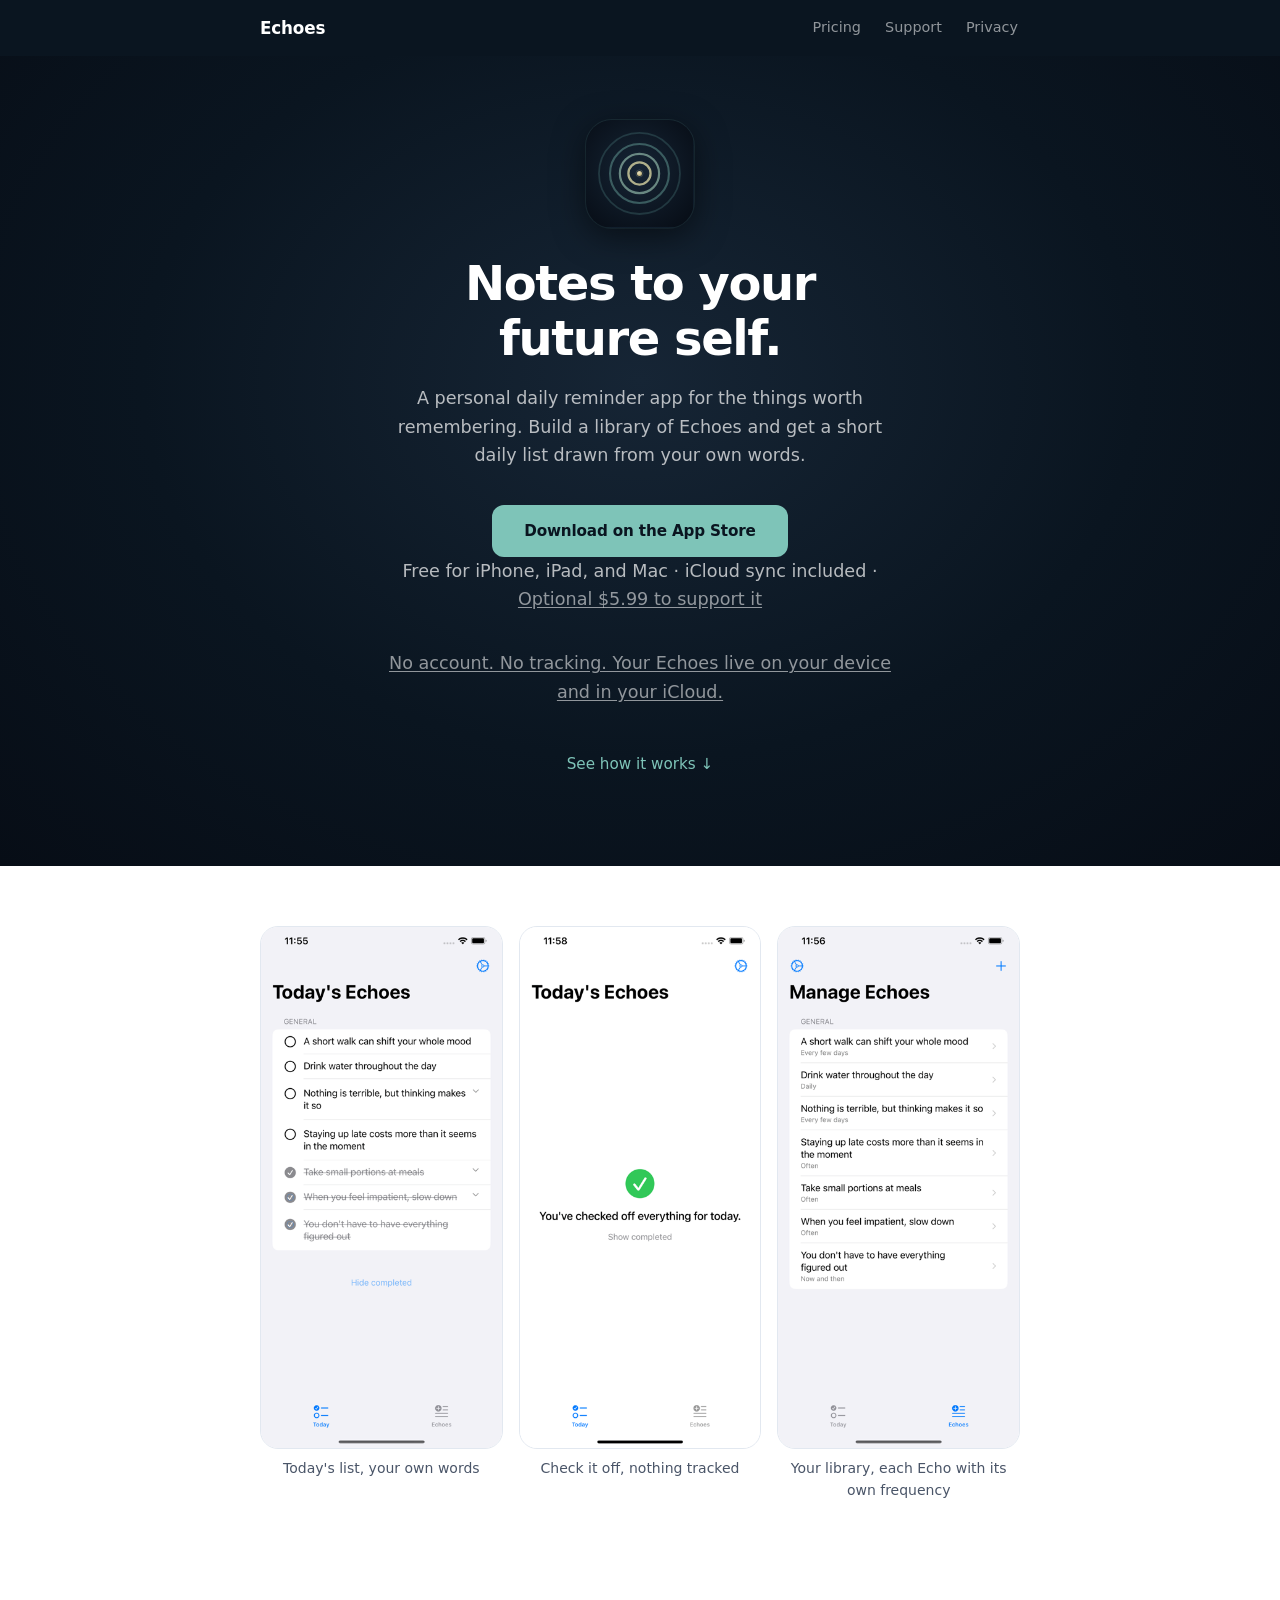
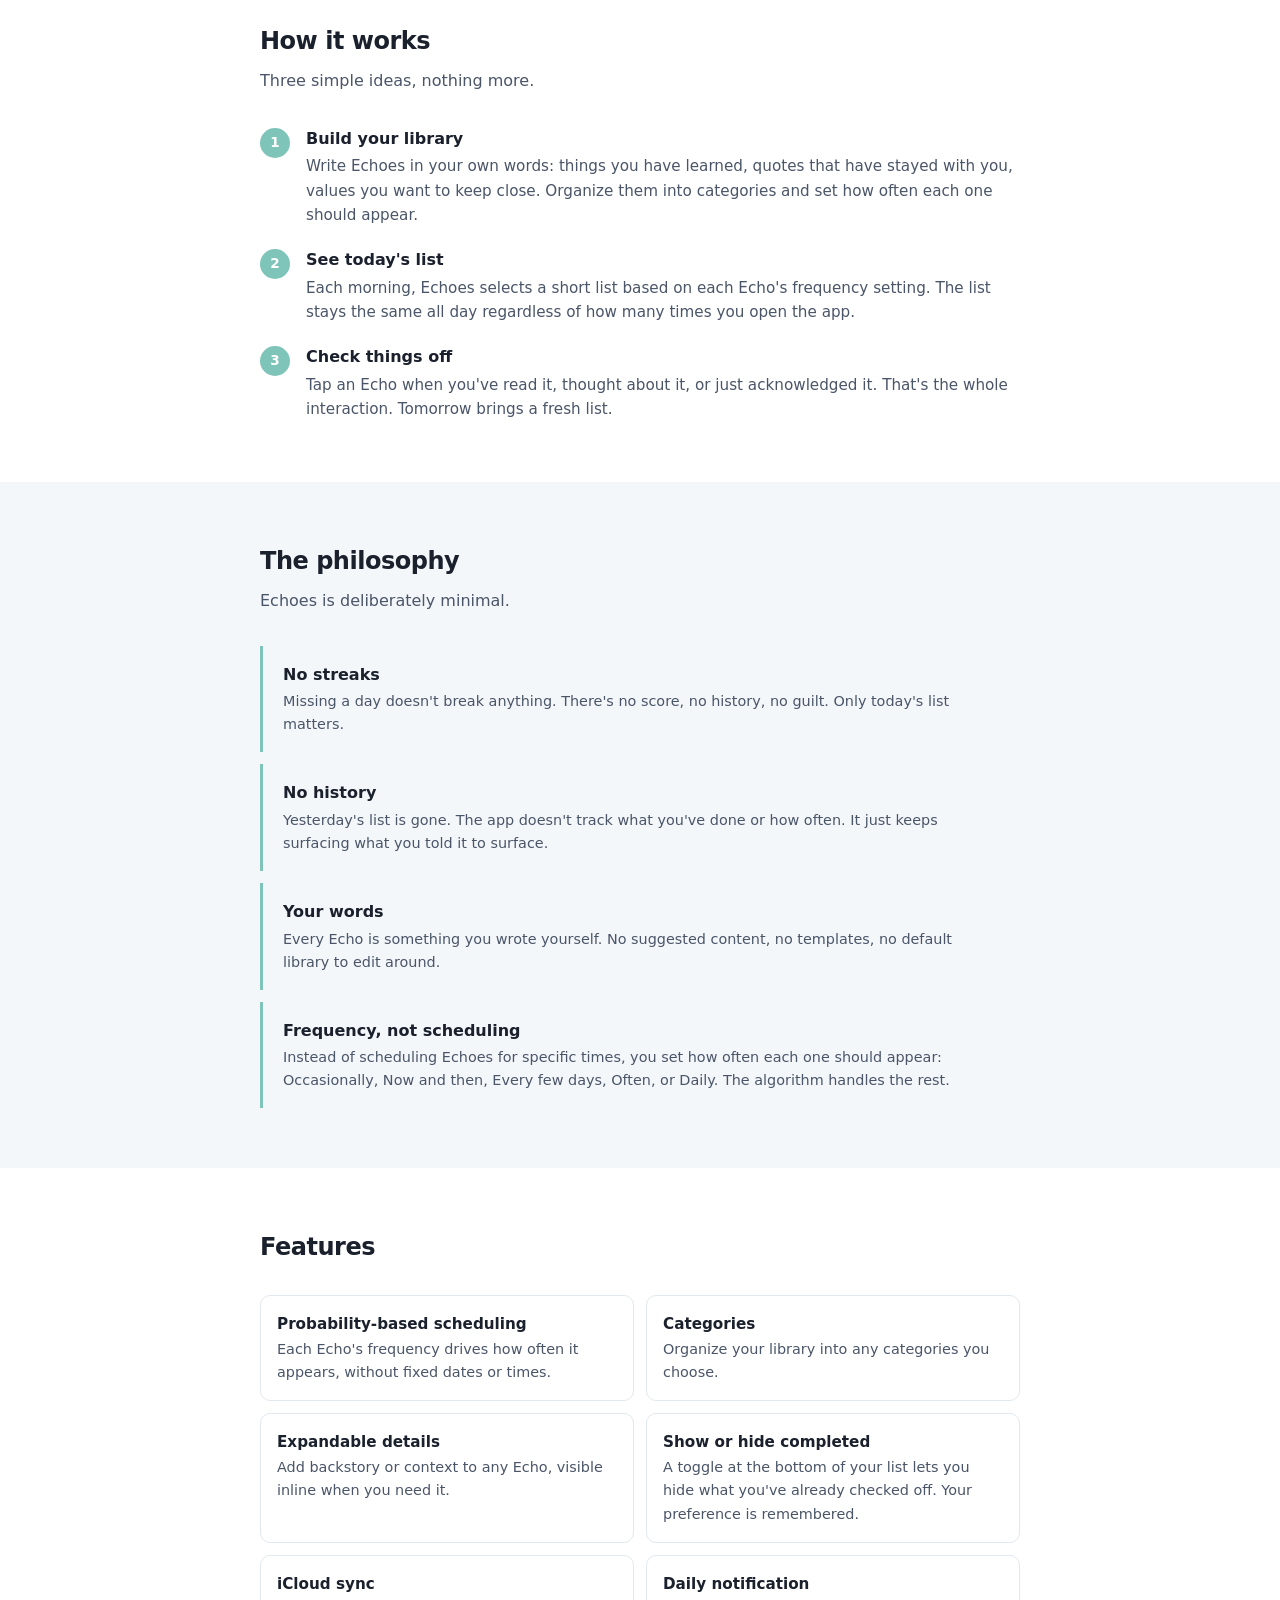
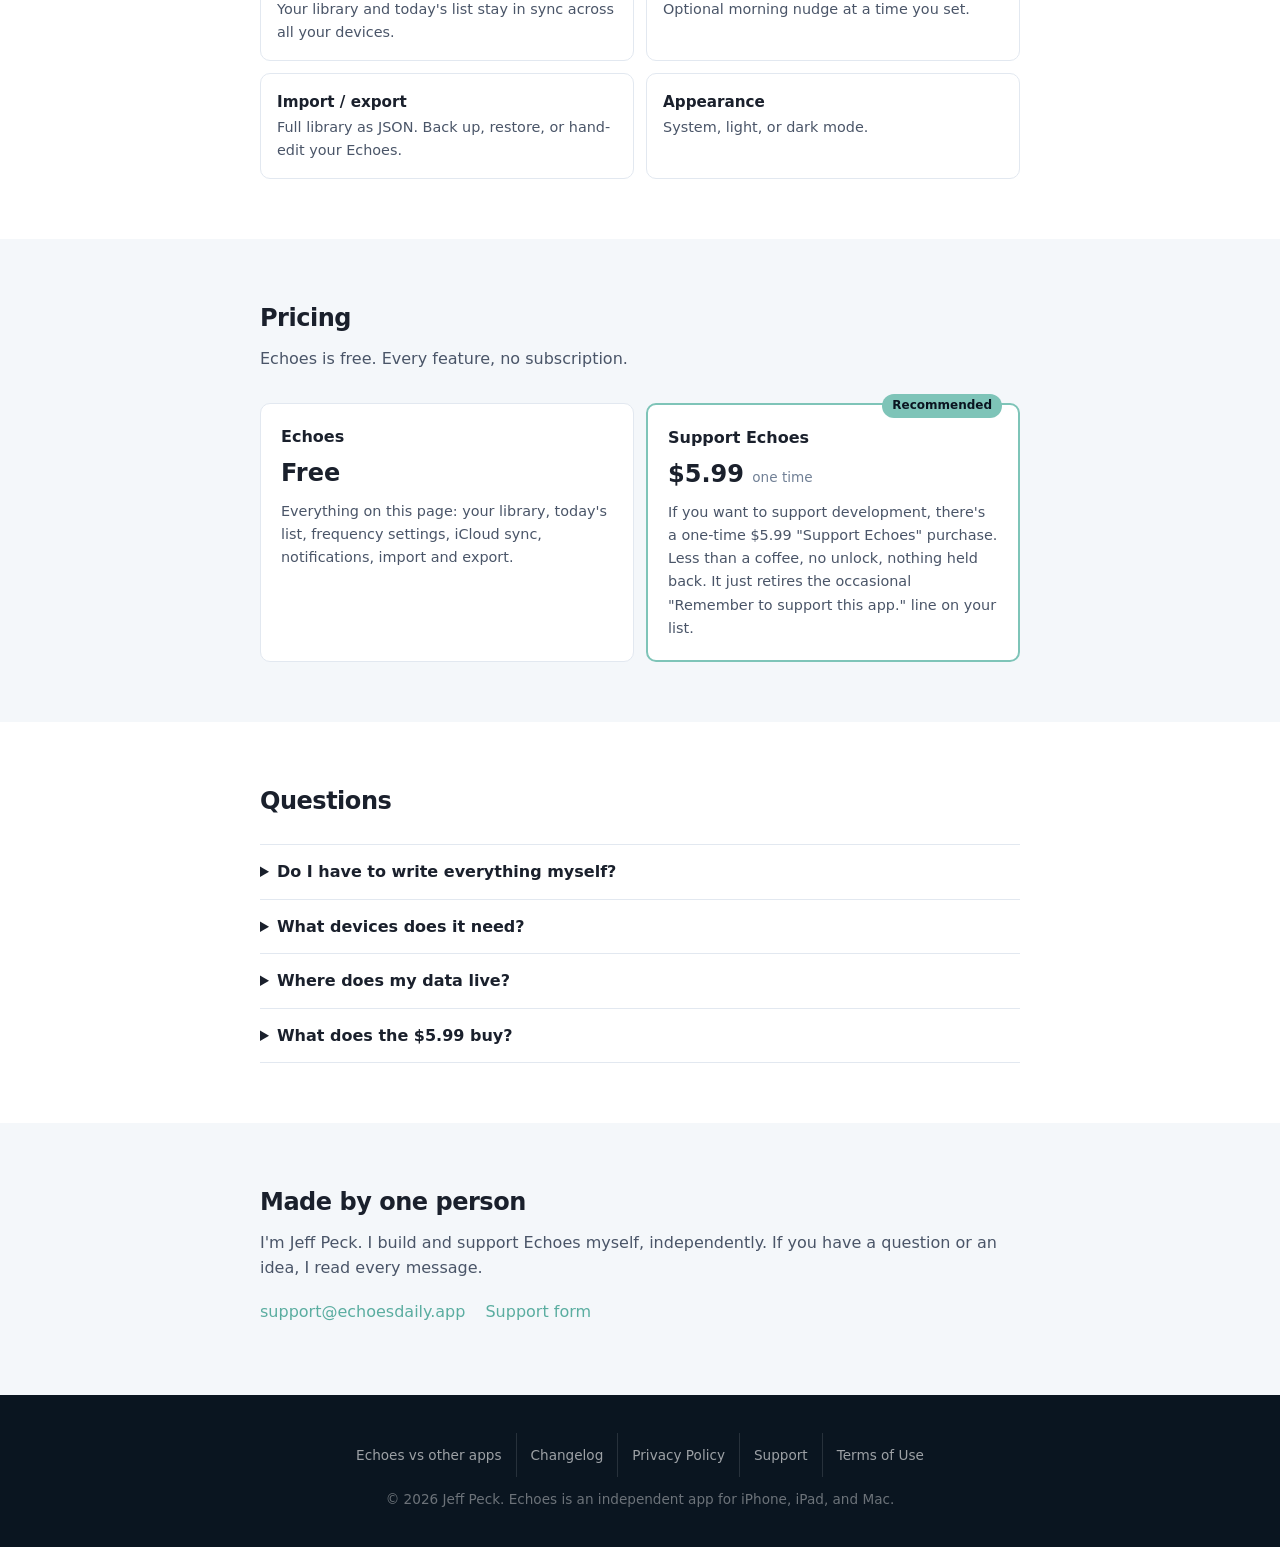
<file: index.html>
<!DOCTYPE html>
<html lang="en">
<head>
    <meta charset="UTF-8">
    <meta name="viewport" content="width=device-width, initial-scale=1.0">
    <title>Echoes Daily: notes to your future self, daily reminder app</title>
    <meta name="description" content="A personal app for iPhone, iPad, and Mac for the things worth remembering. Build a library of Echoes and get a short daily list drawn from your own words.">
    <link rel="canonical" href="https://echoesdaily.app/">
    <link rel="icon" href="icon.svg" type="image/svg+xml">
    <link rel="stylesheet" href="style.css">
    <meta name="referrer" content="strict-origin-when-cross-origin">
    <meta http-equiv="Content-Security-Policy" content="default-src 'self'; img-src 'self' data:; style-src 'self'; script-src 'none'; form-action 'self' https://formspree.io; base-uri 'self'; object-src 'none'; upgrade-insecure-requests">

    <meta property="og:type" content="website">
    <meta property="og:site_name" content="Echoes Daily">
    <meta property="og:title" content="Echoes Daily: notes to your future self, daily reminder app">
    <meta property="og:description" content="A personal library for the things worth remembering. Check in daily with a short list drawn from your own words. No streaks, no score, no guilt.">
    <meta property="og:url" content="https://echoesdaily.app/">
    <meta property="og:image" content="https://echoesdaily.app/og-card.png">
    <meta property="og:image:width" content="1200">
    <meta property="og:image:height" content="630">
    <meta property="og:image:alt" content="Echoes Daily: notes to your future self">
    <meta name="twitter:card" content="summary_large_image">
    <meta name="twitter:title" content="Echoes Daily: notes to your future self, daily reminder app">
    <meta name="twitter:description" content="A personal library for the things worth remembering. Check in daily with a short list drawn from your own words.">
    <meta name="twitter:image" content="https://echoesdaily.app/og-card.png">

    <script type="application/ld+json">
    {
        "@context": "https://schema.org",
        "@graph": [
            {
                "@type": "Organization",
                "name": "Echoes Daily",
                "url": "https://echoesdaily.app/",
                "logo": "https://echoesdaily.app/og-image.png",
                "founder": {
                    "@type": "Person",
                    "name": "Jeff Peck"
                },
                "@id": "https://echoesdaily.app/#organization",
                "email": "support@echoesdaily.app",
                "sameAs": [
                    "https://apps.apple.com/us/app/echoes-daily/id6764227814"
                ]
            },
            {
                "@type": "WebPage",
                "headline": "Echoes Daily: notes to your future self, daily reminder app",
                "name": "Echoes Daily: notes to your future self, daily reminder app",
                "url": "https://echoesdaily.app/",
                "mainEntityOfPage": "https://echoesdaily.app/",
                "image": "https://echoesdaily.app/og-card.png",
                "description": "A personal app for iPhone, iPad, and Mac for the things worth remembering. Build a library of Echoes and get a short daily list drawn from your own words.",
                "publisher": {
                    "@id": "https://echoesdaily.app/#organization"
                }
            },
            {
                "@type": "SoftwareApplication",
                "name": "Echoes Daily",
                "description": "A personal library for the things worth remembering. Check in daily with a short list drawn from your own words.",
                "applicationCategory": "LifestyleApplication",
                "operatingSystem": "iOS 18.6 or later, iPadOS 18.6 or later, macOS on Apple silicon",
                "url": "https://echoesdaily.app/",
                "downloadUrl": "https://apps.apple.com/us/app/echoes-daily/id6764227814",
                "image": "https://echoesdaily.app/og-image.png",
                "author": {
                    "@type": "Person",
                    "name": "Jeff Peck"
                },
                "offers": [
                    {
                        "@type": "Offer",
                        "name": "Echoes",
                        "price": "0",
                        "priceCurrency": "USD"
                    },
                    {
                        "@type": "Offer",
                        "name": "Support Echoes (optional one-time purchase)",
                        "price": "5.99",
                        "priceCurrency": "USD"
                    }
                ],
                "publisher": {
                    "@id": "https://echoesdaily.app/#organization"
                }
            },
            {
                "@type": "FAQPage",
                "mainEntity": [
                    {
                        "@type": "Question",
                        "name": "Do I have to write everything myself?",
                        "acceptedAnswer": {
                            "@type": "Answer",
                            "text": "Yes, and that's the point. Every Echo is something you wrote yourself: things you have learned, quotes that have stayed with you, values you want to keep close. There's no suggested content and no default library. Start with three or four and add more as they come to you."
                        }
                    },
                    {
                        "@type": "Question",
                        "name": "What devices does it need?",
                        "acceptedAnswer": {
                            "@type": "Answer",
                            "text": "iPhone or iPad running iOS 18.6 or later, or a Mac with Apple silicon. iCloud sync keeps your library and today's list the same on all of them."
                        }
                    },
                    {
                        "@type": "Question",
                        "name": "Where does my data live?",
                        "acceptedAnswer": {
                            "@type": "Answer",
                            "text": "On your device and in your own iCloud account. There's no account to create, no analytics, and no tracking. I never see your Echoes."
                        }
                    },
                    {
                        "@type": "Question",
                        "name": "What does the $5.99 buy?",
                        "acceptedAnswer": {
                            "@type": "Answer",
                            "text": "Support, not features. Every feature is free. The one-time Support Echoes purchase helps keep the app going and retires the occasional \"Remember to support this app.\" line on your list. No subscription."
                        }
                    }
                ]
            }
        ]
    }
    </script>
</head>
<body>

<nav class="site-nav">
    <div class="site-nav-inner">
        <a href="." class="logo">Echoes</a>
        <div class="nav-links">
            <a href="#pricing">Pricing</a>
            <a href="support/">Support</a>
            <a href="privacy/">Privacy</a>
        </div>
    </div>
</nav>

<div class="hero">
    <img src="icon.svg" alt="Echoes app icon: notes to your future self" class="hero-icon" width="108" height="108">
    <h1>Notes to your<br>future self.</h1>
    <p>A personal daily reminder app for the things worth remembering. Build a library of Echoes and get a short daily list drawn from your own words.</p>
    <a href="https://apps.apple.com/us/app/echoes-daily/id6764227814" class="appstore-btn" target="_blank" rel="noopener">Download on the App Store</a>
    <p class="hero-note">Free for iPhone, iPad, and Mac &middot; iCloud sync included &middot; <a href="#pricing">Optional $5.99 to support it</a></p>
    <p class="hero-note"><a href="privacy/">No account. No tracking. Your Echoes live on your device and in your iCloud.</a></p>
    <p class="hero-secondary"><a href="#how-it-works">See how it works &darr;</a></p>
</div>

<div class="section screenshots-section">
    <div class="section-inner">
        <div class="screenshots">
            <figure>
                <img src="screenshots/today.png" srcset="screenshots/today-390.png 390w, screenshots/today.png 780w" sizes="(max-width: 600px) 280px, 240px" alt="Today's Echoes: a short checklist of reminders like &quot;A short walk can shift your whole mood&quot;, with three already checked off" width="390" height="844" loading="lazy">
                <figcaption>Today's list, your own words</figcaption>
            </figure>
            <figure>
                <img src="screenshots/done.png" srcset="screenshots/done-390.png 390w, screenshots/done.png 780w" sizes="(max-width: 600px) 280px, 240px" alt="The done screen: &quot;You've checked off everything for today.&quot;" width="390" height="844" loading="lazy">
                <figcaption>Check it off, nothing tracked</figcaption>
            </figure>
            <figure>
                <img src="screenshots/library.png" srcset="screenshots/library-390.png 390w, screenshots/library.png 780w" sizes="(max-width: 600px) 280px, 240px" alt="Manage Echoes: the library, each Echo with its frequency, like Daily, Often, or Every few days" width="390" height="844" loading="lazy">
                <figcaption>Your library, each Echo with its own frequency</figcaption>
            </figure>
        </div>
    </div>
</div>

<div class="section" id="how-it-works">
    <div class="section-inner">
        <h2>How it works</h2>
        <p class="lead">Three simple ideas, nothing more.</p>
        <div class="steps">
            <div class="step">
                <div class="step-num">1</div>
                <div class="step-body">
                    <h3>Build your library</h3>
                    <p>Write Echoes in your own words: things you have learned, quotes that have stayed with you, values you want to keep close. Organize them into categories and set how often each one should appear.</p>
                </div>
            </div>
            <div class="step">
                <div class="step-num">2</div>
                <div class="step-body">
                    <h3>See today's list</h3>
                    <p>Each morning, Echoes selects a short list based on each Echo's frequency setting. The list stays the same all day regardless of how many times you open the app.</p>
                </div>
            </div>
            <div class="step">
                <div class="step-num">3</div>
                <div class="step-body">
                    <h3>Check things off</h3>
                    <p>Tap an Echo when you've read it, thought about it, or just acknowledged it. That's the whole interaction. Tomorrow brings a fresh list.</p>
                </div>
            </div>
        </div>
    </div>
</div>

<div class="section section-alt">
    <div class="section-inner">
        <h2>The philosophy</h2>
        <p class="lead">Echoes is deliberately minimal.</p>
        <div class="principles">
            <div class="principle">
                <h3>No streaks</h3>
                <p>Missing a day doesn't break anything. There's no score, no history, no guilt. Only today's list matters.</p>
            </div>
            <div class="principle">
                <h3>No history</h3>
                <p>Yesterday's list is gone. The app doesn't track what you've done or how often. It just keeps surfacing what you told it to surface.</p>
            </div>
            <div class="principle">
                <h3>Your words</h3>
                <p>Every Echo is something you wrote yourself. No suggested content, no templates, no default library to edit around.</p>
            </div>
            <div class="principle">
                <h3>Frequency, not scheduling</h3>
                <p>Instead of scheduling Echoes for specific times, you set how often each one should appear: Occasionally, Now and then, Every few days, Often, or Daily. The algorithm handles the rest.</p>
            </div>
        </div>
    </div>
</div>

<!--
    Testimonials (audit action: "Collect and publish the first 10 user stories with faces", D3.2 / D3.1 / D3.5).
    TODO(Jeff): collect real one-line quotes from early users (first name, context like "journaler" or
    "recovering Streaks user", a specific outcome, and a photo), then fill this in and remove `hidden`.
    Once any credible third-party mention exists, add a dated "As seen in" line under the quotes.
-->
<div class="section" hidden>
    <div class="section-inner">
        <h2>From people using Echoes</h2>
        <div class="quotes">
            <!--
            <figure class="quote">
                <img src="people/NAME.jpg" alt="" width="48" height="48">
                <blockquote>QUOTE</blockquote>
                <figcaption>FIRST NAME, CONTEXT</figcaption>
            </figure>
            -->
        </div>
    </div>
</div>

<div class="section">
    <div class="section-inner">
        <h2>Features</h2>
        <ul class="features">
            <li><strong>Probability-based scheduling</strong>Each Echo's frequency drives how often it appears, without fixed dates or times.</li>
            <li><strong>Categories</strong>Organize your library into any categories you choose.</li>
            <li><strong>Expandable details</strong>Add backstory or context to any Echo, visible inline when you need it.</li>
            <li><strong>Show or hide completed</strong>A toggle at the bottom of your list lets you hide what you've already checked off. Your preference is remembered.</li>
            <li><strong>iCloud sync</strong>Your library and today's list stay in sync across all your devices.</li>
            <li><strong>Daily notification</strong>Optional morning nudge at a time you set.</li>
            <li><strong>Import / export</strong>Full library as JSON. Back up, restore, or hand-edit your Echoes.</li>
            <li><strong>Appearance</strong>System, light, or dark mode.</li>
        </ul>
    </div>
</div>

<div class="section section-alt" id="pricing">
    <div class="section-inner">
        <h2>Pricing</h2>
        <p class="lead">Echoes is free. Every feature, no subscription.</p>
        <div class="pricing">
            <div class="price-card">
                <h3>Echoes</h3>
                <p class="price">Free</p>
                <p>Everything on this page: your library, today's list, frequency settings, iCloud sync, notifications, import and export.</p>
            </div>
            <div class="price-card price-card-featured">
                <span class="price-badge">Recommended</span>
                <h3>Support Echoes</h3>
                <p class="price">$5.99 <span>one time</span></p>
                <p>If you want to support development, there's a one-time $5.99 "Support Echoes" purchase. Less than a coffee, no unlock, nothing held back. It just retires the occasional "Remember to support this app." line on your list.</p>
            </div>
        </div>
    </div>
</div>

<div class="section" id="faq">
    <div class="section-inner">
        <h2>Questions</h2>
        <div class="faq">
            <details>
                <summary>Do I have to write everything myself?</summary>
                <p>Yes, and that's the point. Every Echo is something you wrote yourself: things you have learned, quotes that have stayed with you, values you want to keep close. There's no suggested content and no default library. Start with three or four and add more as they come to you.</p>
            </details>
            <details>
                <summary>What devices does it need?</summary>
                <p>iPhone or iPad running iOS 18.6 or later, or a Mac with Apple silicon. iCloud sync keeps your library and today's list the same on all of them.</p>
            </details>
            <details>
                <summary>Where does my data live?</summary>
                <p>On your device and in your own iCloud account. There's no account to create, no analytics, and no tracking. I never see your Echoes. The <a href="privacy/">privacy policy</a> has the details.</p>
            </details>
            <details>
                <summary>What does the $5.99 buy?</summary>
                <p>Support, not features. Every feature is free. The one-time Support Echoes purchase helps keep the app going and retires the occasional "Remember to support this app." line on your list. No subscription.</p>
            </details>
        </div>
    </div>
</div>

<div class="section section-alt">
    <div class="section-inner founder">
        <!-- TODO(Jeff): add a photo at founder.jpg and uncomment.
        <img src="founder.jpg" alt="Jeff Peck" class="founder-photo" width="96" height="96">
        -->
        <div>
            <h2>Made by one person</h2>
            <!-- TODO(Jeff): replace this paragraph with your one-line "why I built this" story, in your own words. -->
            <p>I'm Jeff Peck. I build and support Echoes myself, independently. If you have a question or an idea, I read every message.</p>
            <p class="founder-links">
                <a href="mailto:support@echoesdaily.app">support@echoesdaily.app</a>
                <a href="support/">Support form</a>
                <!-- TODO(Jeff): add a personal X / LinkedIn / Mastodon link here. -->
            </p>
        </div>
    </div>
</div>

<footer>
    <div class="footer-links">
        <a href="vs/">Echoes vs other apps</a>
        <a href="changelog/">Changelog</a>
        <a href="privacy/">Privacy Policy</a>
        <a href="support/">Support</a>
        <a href="terms/">Terms of Use</a>
    </div>
    <p>&copy; 2026 Jeff Peck. Echoes is an independent app for iPhone, iPad, and Mac.</p>
</footer>

</body>
</html>
</file>
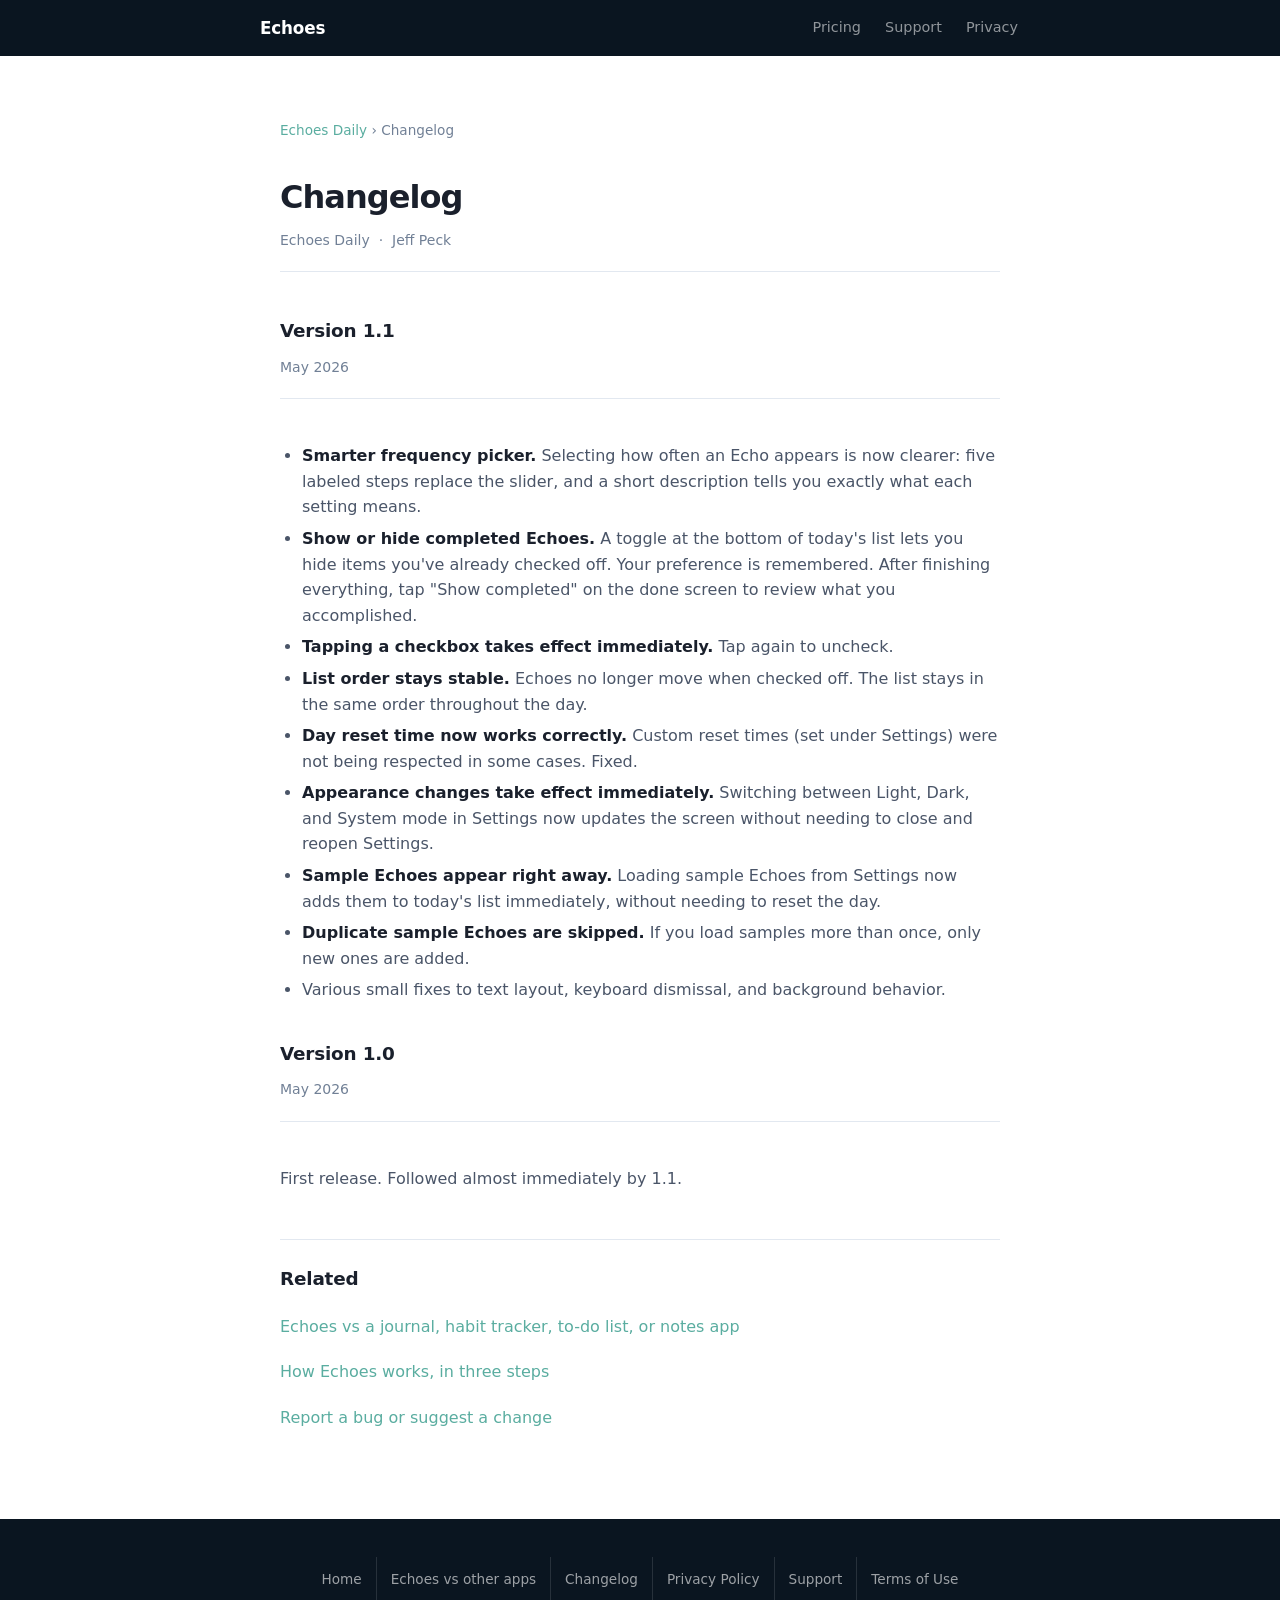
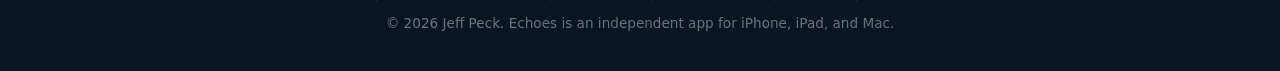
<file: changelog/index.html>
<!DOCTYPE html>
<html lang="en">
<head>
    <meta charset="UTF-8">
    <meta name="viewport" content="width=device-width, initial-scale=1.0">
    <title>Changelog - Echoes Daily, the daily reminder app</title>
    <link rel="icon" href="../icon.svg" type="image/svg+xml">
    <link rel="stylesheet" href="../style.css">
    <meta name="description" content="What changed in each version of Echoes Daily, the daily reminder app for iPhone, iPad, and Mac, starting with 1.1's clearer frequency picker.">
    <link rel="canonical" href="https://echoesdaily.app/changelog/">
    <meta name="referrer" content="strict-origin-when-cross-origin">
    <meta http-equiv="Content-Security-Policy" content="default-src 'self'; img-src 'self' data:; style-src 'self'; script-src 'none'; form-action 'self' https://formspree.io; base-uri 'self'; object-src 'none'; upgrade-insecure-requests">
    <meta property="og:type" content="article">
    <meta property="og:site_name" content="Echoes Daily">
    <meta property="og:title" content="Changelog - Echoes Daily, the daily reminder app">
    <meta property="og:description" content="What changed in each version of Echoes Daily, the daily reminder app for iPhone, iPad, and Mac, starting with 1.1's clearer frequency picker.">
    <meta property="og:url" content="https://echoesdaily.app/changelog/">
    <meta property="og:image" content="https://echoesdaily.app/og-card.png">
    <meta property="og:image:width" content="1200">
    <meta property="og:image:height" content="630">
    <meta property="og:image:alt" content="Echoes Daily: notes to your future self">
    <meta name="twitter:card" content="summary_large_image">
    <meta name="twitter:title" content="Changelog - Echoes Daily, the daily reminder app">
    <meta name="twitter:description" content="What changed in each version of Echoes Daily, the daily reminder app for iPhone, iPad, and Mac, starting with 1.1's clearer frequency picker.">
    <meta name="twitter:image" content="https://echoesdaily.app/og-card.png">
    <script type="application/ld+json">
{
    "@context": "https://schema.org",
    "@graph": [
        {
            "@type": "Organization",
            "@id": "https://echoesdaily.app/#organization",
            "name": "Echoes Daily",
            "url": "https://echoesdaily.app/",
            "logo": "https://echoesdaily.app/og-image.png",
            "email": "support@echoesdaily.app",
            "founder": {
                "@type": "Person",
                "name": "Jeff Peck"
            },
            "sameAs": [
                "https://apps.apple.com/us/app/echoes-daily/id6764227814"
            ]
        },
        {
            "@type": "Article",
            "headline": "Changelog - Echoes Daily, the daily reminder app",
            "name": "Changelog - Echoes Daily, the daily reminder app",
            "url": "https://echoesdaily.app/changelog/",
            "mainEntityOfPage": "https://echoesdaily.app/changelog/",
            "image": "https://echoesdaily.app/og-card.png",
            "description": "What changed in each version of Echoes Daily, the daily reminder app for iPhone, iPad, and Mac, starting with 1.1's clearer frequency picker.",
            "publisher": {
                "@id": "https://echoesdaily.app/#organization"
            },
            "author": {
                "@type": "Person",
                "name": "Jeff Peck"
            },
            "datePublished": "2026-05-04",
            "dateModified": "2026-10-27"
        },
        {
            "@type": "BreadcrumbList",
            "itemListElement": [
                {
                    "@type": "ListItem",
                    "position": 1,
                    "name": "Echoes Daily",
                    "item": "https://echoesdaily.app/"
                },
                {
                    "@type": "ListItem",
                    "position": 2,
                    "name": "Changelog",
                    "item": "https://echoesdaily.app/changelog/"
                }
            ]
        }
    ]
}
    </script>
</head>
<body>

<nav class="site-nav">
    <div class="site-nav-inner">
        <a href="../" class="logo">Echoes</a>
        <div class="nav-links">
            <a href="../#pricing">Pricing</a>
            <a href="../support/">Support</a>
            <a href="../privacy/">Privacy</a>
        </div>
    </div>
</nav>

<div class="prose">
    <nav class="breadcrumb" aria-label="Breadcrumb"><a href="../">Echoes Daily</a> &rsaquo; <span>Changelog</span></nav>
    <h1>Changelog</h1>
    <p class="meta">Echoes Daily &nbsp;·&nbsp; Jeff Peck</p>

    <h2>Version 1.1</h2>
    <p class="meta"><time datetime="2026-05">May 2026</time></p>
    <ul>
        <li><strong>Smarter frequency picker.</strong> Selecting how often an Echo appears is now clearer: five labeled steps replace the slider, and a short description tells you exactly what each setting means.</li>
        <li><strong>Show or hide completed Echoes.</strong> A toggle at the bottom of today's list lets you hide items you've already checked off. Your preference is remembered. After finishing everything, tap "Show completed" on the done screen to review what you accomplished.</li>
        <li><strong>Tapping a checkbox takes effect immediately.</strong> Tap again to uncheck.</li>
        <li><strong>List order stays stable.</strong> Echoes no longer move when checked off. The list stays in the same order throughout the day.</li>
        <li><strong>Day reset time now works correctly.</strong> Custom reset times (set under Settings) were not being respected in some cases. Fixed.</li>
        <li><strong>Appearance changes take effect immediately.</strong> Switching between Light, Dark, and System mode in Settings now updates the screen without needing to close and reopen Settings.</li>
        <li><strong>Sample Echoes appear right away.</strong> Loading sample Echoes from Settings now adds them to today's list immediately, without needing to reset the day.</li>
        <li><strong>Duplicate sample Echoes are skipped.</strong> If you load samples more than once, only new ones are added.</li>
        <li>Various small fixes to text layout, keyboard dismissal, and background behavior.</li>
    </ul>

    <h2>Version 1.0</h2>
    <p class="meta"><time datetime="2026-05">May 2026</time></p>
    <p>First release. Followed almost immediately by 1.1.</p>
    <aside class="related" aria-label="Related">
        <h2>Related</h2>
        <ul>
            <li><a href="../vs/">Echoes vs a journal, habit tracker, to-do list, or notes app</a></li>
            <li><a href="../#how-it-works">How Echoes works, in three steps</a></li>
            <li><a href="../support/">Report a bug or suggest a change</a></li>
        </ul>
    </aside>
</div>

<footer>
    <div class="footer-links">
        <a href="../">Home</a>
        <a href="../vs/">Echoes vs other apps</a>
        <a href="../changelog/">Changelog</a>
        <a href="../privacy/">Privacy Policy</a>
        <a href="../support/">Support</a>
        <a href="../terms/">Terms of Use</a>
    </div>
    <p>&copy; 2026 Jeff Peck. Echoes is an independent app for iPhone, iPad, and Mac.</p>
</footer>

</body>
</html>
</file>
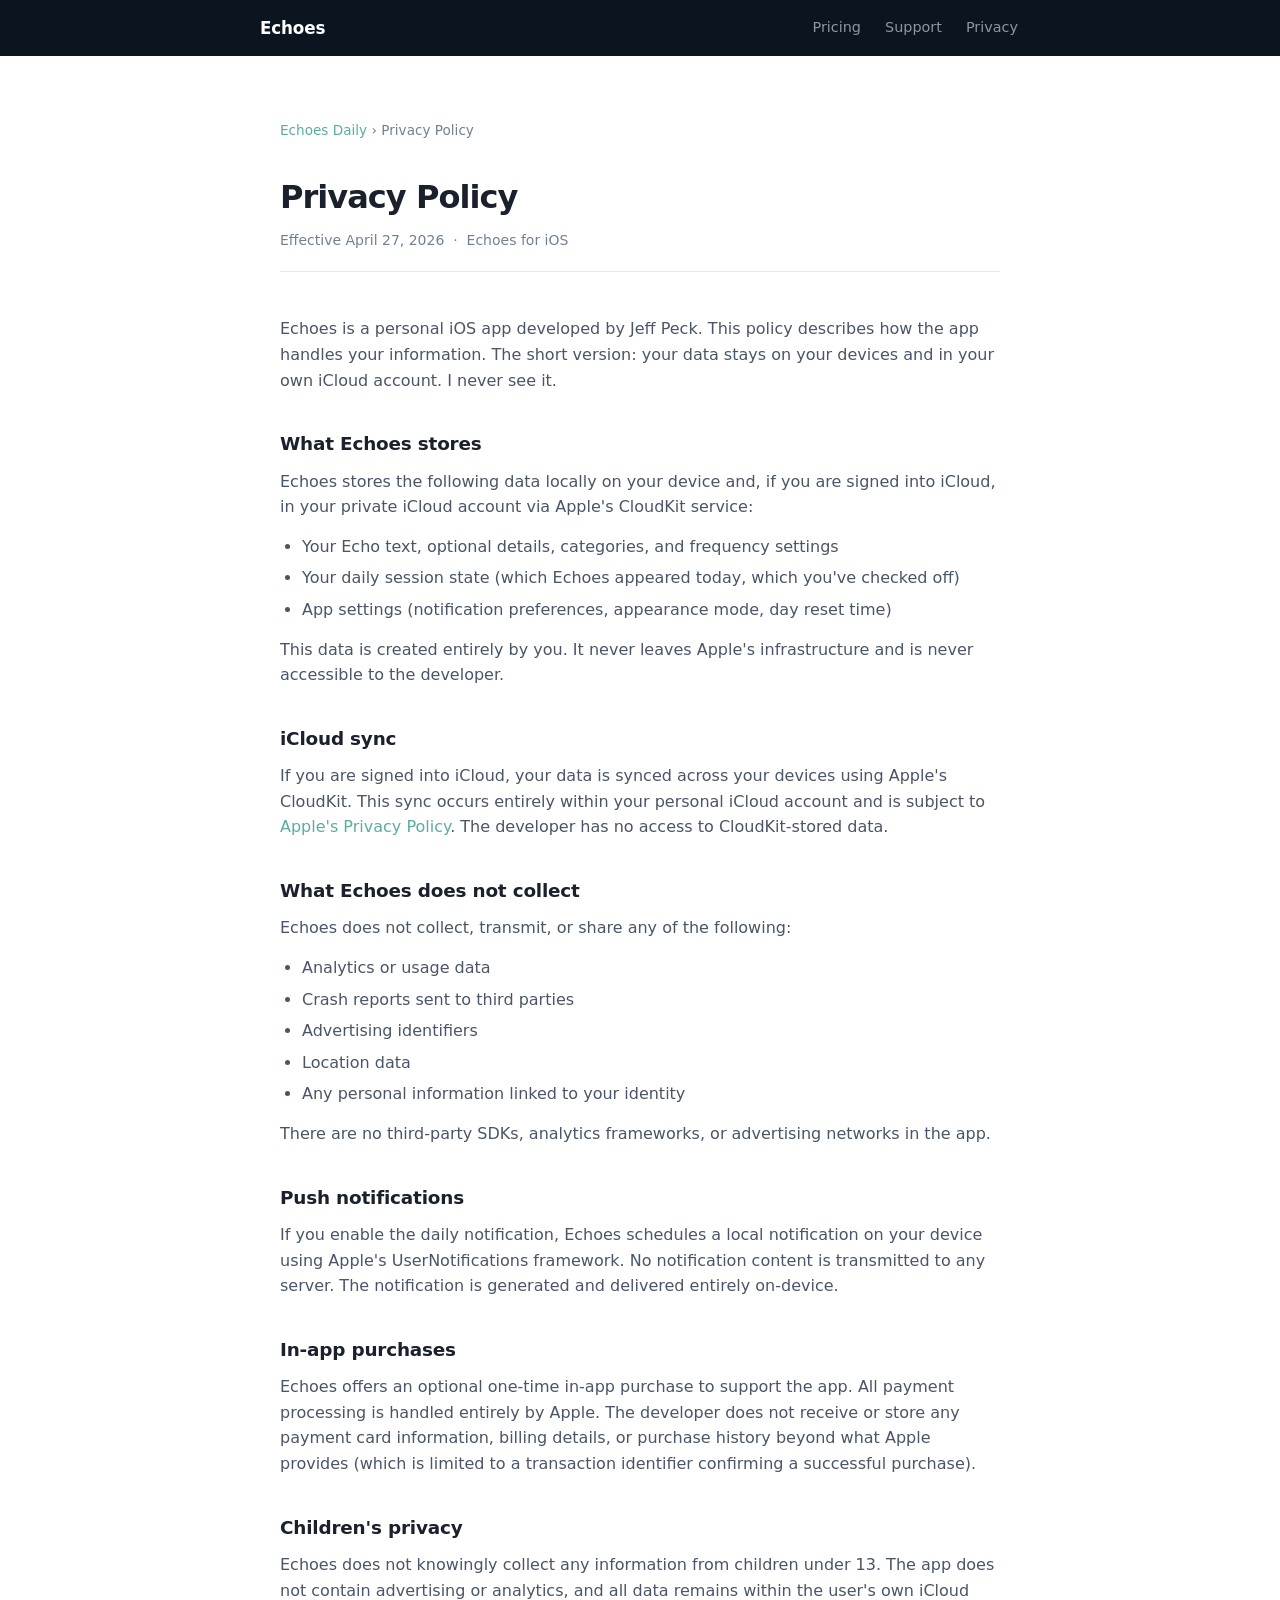
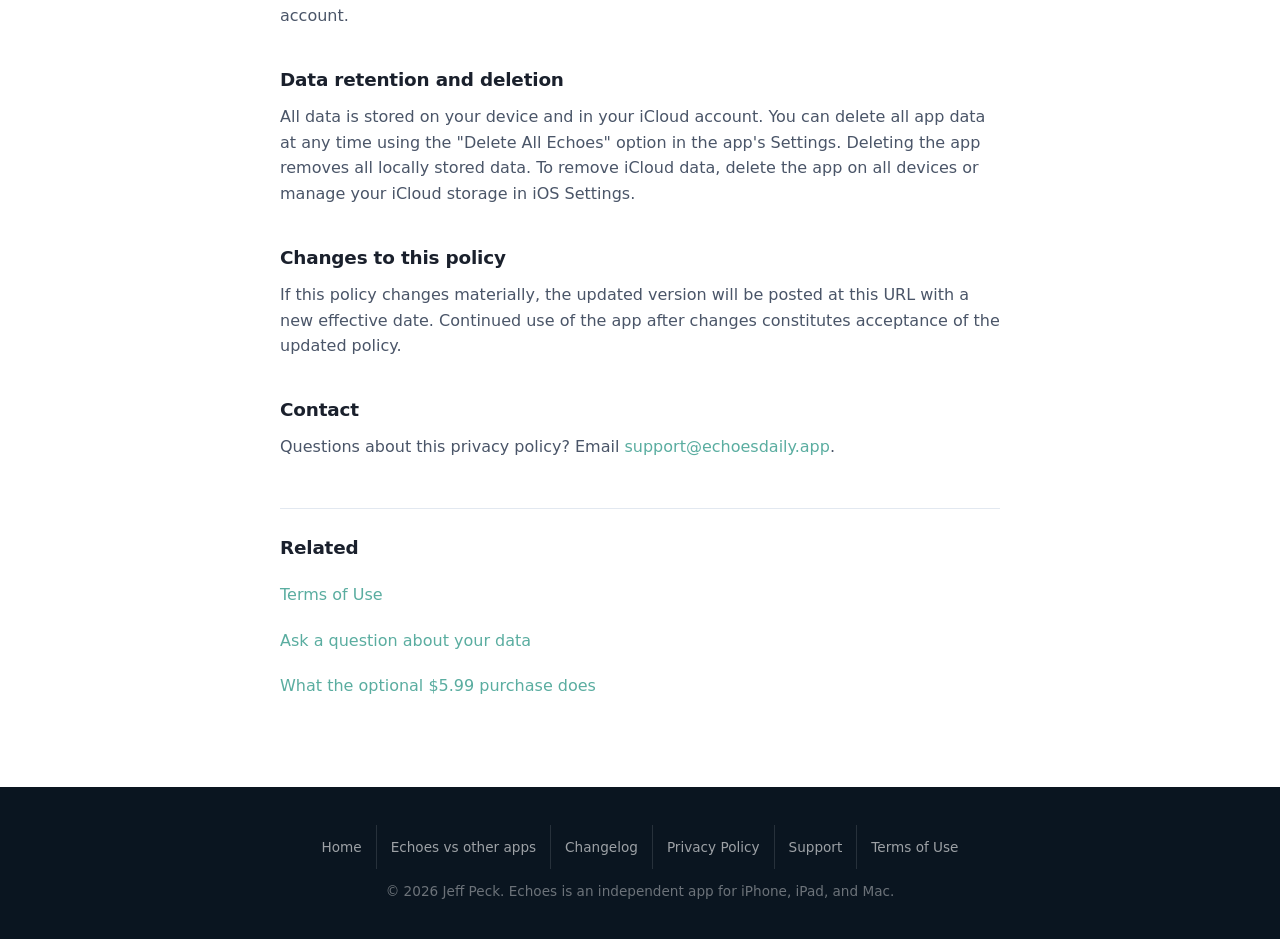
<file: privacy/index.html>
<!DOCTYPE html>
<html lang="en">
<head>
    <meta charset="UTF-8">
    <meta name="viewport" content="width=device-width, initial-scale=1.0">
    <title>Privacy Policy - Echoes Daily, the daily reminder app</title>
    <link rel="icon" href="../icon.svg" type="image/svg+xml">
    <link rel="stylesheet" href="../style.css">
    <meta name="description" content="How Echoes Daily handles your data: your Echoes stay on your device and in your own iCloud. No account, no analytics, no tracking, no third-party SDKs.">
    <link rel="canonical" href="https://echoesdaily.app/privacy/">
    <meta name="referrer" content="strict-origin-when-cross-origin">
    <meta http-equiv="Content-Security-Policy" content="default-src 'self'; img-src 'self' data:; style-src 'self'; script-src 'none'; form-action 'self' https://formspree.io; base-uri 'self'; object-src 'none'; upgrade-insecure-requests">
    <meta property="og:type" content="website">
    <meta property="og:site_name" content="Echoes Daily">
    <meta property="og:title" content="Privacy Policy - Echoes Daily, the daily reminder app">
    <meta property="og:description" content="How Echoes Daily handles your data: your Echoes stay on your device and in your own iCloud. No account, no analytics, no tracking, no third-party SDKs.">
    <meta property="og:url" content="https://echoesdaily.app/privacy/">
    <meta property="og:image" content="https://echoesdaily.app/og-card.png">
    <meta property="og:image:width" content="1200">
    <meta property="og:image:height" content="630">
    <meta property="og:image:alt" content="Echoes Daily: notes to your future self">
    <meta name="twitter:card" content="summary_large_image">
    <meta name="twitter:title" content="Privacy Policy - Echoes Daily, the daily reminder app">
    <meta name="twitter:description" content="How Echoes Daily handles your data: your Echoes stay on your device and in your own iCloud. No account, no analytics, no tracking, no third-party SDKs.">
    <meta name="twitter:image" content="https://echoesdaily.app/og-card.png">
    <script type="application/ld+json">
{
    "@context": "https://schema.org",
    "@graph": [
        {
            "@type": "Organization",
            "@id": "https://echoesdaily.app/#organization",
            "name": "Echoes Daily",
            "url": "https://echoesdaily.app/",
            "logo": "https://echoesdaily.app/og-image.png",
            "email": "support@echoesdaily.app",
            "founder": {
                "@type": "Person",
                "name": "Jeff Peck"
            },
            "sameAs": [
                "https://apps.apple.com/us/app/echoes-daily/id6764227814"
            ]
        },
        {
            "@type": "WebPage",
            "headline": "Privacy Policy - Echoes Daily, the daily reminder app",
            "name": "Privacy Policy - Echoes Daily, the daily reminder app",
            "url": "https://echoesdaily.app/privacy/",
            "mainEntityOfPage": "https://echoesdaily.app/privacy/",
            "image": "https://echoesdaily.app/og-card.png",
            "description": "How Echoes Daily handles your data: your Echoes stay on your device and in your own iCloud. No account, no analytics, no tracking, no third-party SDKs.",
            "publisher": {
                "@id": "https://echoesdaily.app/#organization"
            }
        },
        {
            "@type": "BreadcrumbList",
            "itemListElement": [
                {
                    "@type": "ListItem",
                    "position": 1,
                    "name": "Echoes Daily",
                    "item": "https://echoesdaily.app/"
                },
                {
                    "@type": "ListItem",
                    "position": 2,
                    "name": "Privacy Policy",
                    "item": "https://echoesdaily.app/privacy/"
                }
            ]
        }
    ]
}
    </script>
</head>
<body>

<nav class="site-nav">
    <div class="site-nav-inner">
        <a href="../" class="logo">Echoes</a>
        <div class="nav-links">
            <a href="../#pricing">Pricing</a>
            <a href="../support/">Support</a>
            <a href="../privacy/">Privacy</a>
        </div>
    </div>
</nav>

<div class="prose">
    <nav class="breadcrumb" aria-label="Breadcrumb"><a href="../">Echoes Daily</a> &rsaquo; <span>Privacy Policy</span></nav>
    <h1>Privacy Policy</h1>
    <p class="meta">Effective April 27, 2026 &nbsp;·&nbsp; Echoes for iOS</p>

    <p>Echoes is a personal iOS app developed by Jeff Peck. This policy describes how the app handles your information. The short version: your data stays on your devices and in your own iCloud account. I never see it.</p>

    <h2>What Echoes stores</h2>
    <p>Echoes stores the following data locally on your device and, if you are signed into iCloud, in your private iCloud account via Apple's CloudKit service:</p>
    <ul>
        <li>Your Echo text, optional details, categories, and frequency settings</li>
        <li>Your daily session state (which Echoes appeared today, which you've checked off)</li>
        <li>App settings (notification preferences, appearance mode, day reset time)</li>
    </ul>
    <p>This data is created entirely by you. It never leaves Apple's infrastructure and is never accessible to the developer.</p>

    <h2>iCloud sync</h2>
    <p>If you are signed into iCloud, your data is synced across your devices using Apple's CloudKit. This sync occurs entirely within your personal iCloud account and is subject to <a href="https://www.apple.com/legal/privacy/" target="_blank" rel="noopener">Apple's Privacy Policy</a>. The developer has no access to CloudKit-stored data.</p>

    <h2>What Echoes does not collect</h2>
    <p>Echoes does not collect, transmit, or share any of the following:</p>
    <ul>
        <li>Analytics or usage data</li>
        <li>Crash reports sent to third parties</li>
        <li>Advertising identifiers</li>
        <li>Location data</li>
        <li>Any personal information linked to your identity</li>
    </ul>
    <p>There are no third-party SDKs, analytics frameworks, or advertising networks in the app.</p>

    <h2>Push notifications</h2>
    <p>If you enable the daily notification, Echoes schedules a local notification on your device using Apple's UserNotifications framework. No notification content is transmitted to any server. The notification is generated and delivered entirely on-device.</p>

    <h2>In-app purchases</h2>
    <p>Echoes offers an optional one-time in-app purchase to support the app. All payment processing is handled entirely by Apple. The developer does not receive or store any payment card information, billing details, or purchase history beyond what Apple provides (which is limited to a transaction identifier confirming a successful purchase).</p>

    <h2>Children's privacy</h2>
    <p>Echoes does not knowingly collect any information from children under 13. The app does not contain advertising or analytics, and all data remains within the user's own iCloud account.</p>

    <h2>Data retention and deletion</h2>
    <p>All data is stored on your device and in your iCloud account. You can delete all app data at any time using the "Delete All Echoes" option in the app's Settings. Deleting the app removes all locally stored data. To remove iCloud data, delete the app on all devices or manage your iCloud storage in iOS Settings.</p>

    <h2>Changes to this policy</h2>
    <p>If this policy changes materially, the updated version will be posted at this URL with a new effective date. Continued use of the app after changes constitutes acceptance of the updated policy.</p>

    <h2>Contact</h2>
    <p>Questions about this privacy policy? Email <a href="mailto:support@echoesdaily.app">support@echoesdaily.app</a>.</p>
    <aside class="related" aria-label="Related">
        <h2>Related</h2>
        <ul>
            <li><a href="../terms/">Terms of Use</a></li>
            <li><a href="../support/">Ask a question about your data</a></li>
            <li><a href="../#pricing">What the optional $5.99 purchase does</a></li>
        </ul>
    </aside>
</div>

<footer>
    <div class="footer-links">
        <a href="../">Home</a>
        <a href="../vs/">Echoes vs other apps</a>
        <a href="../changelog/">Changelog</a>
        <a href="../privacy/">Privacy Policy</a>
        <a href="../support/">Support</a>
        <a href="../terms/">Terms of Use</a>
    </div>
    <p>&copy; 2026 Jeff Peck. Echoes is an independent app for iPhone, iPad, and Mac.</p>
</footer>

</body>
</html>
</file>
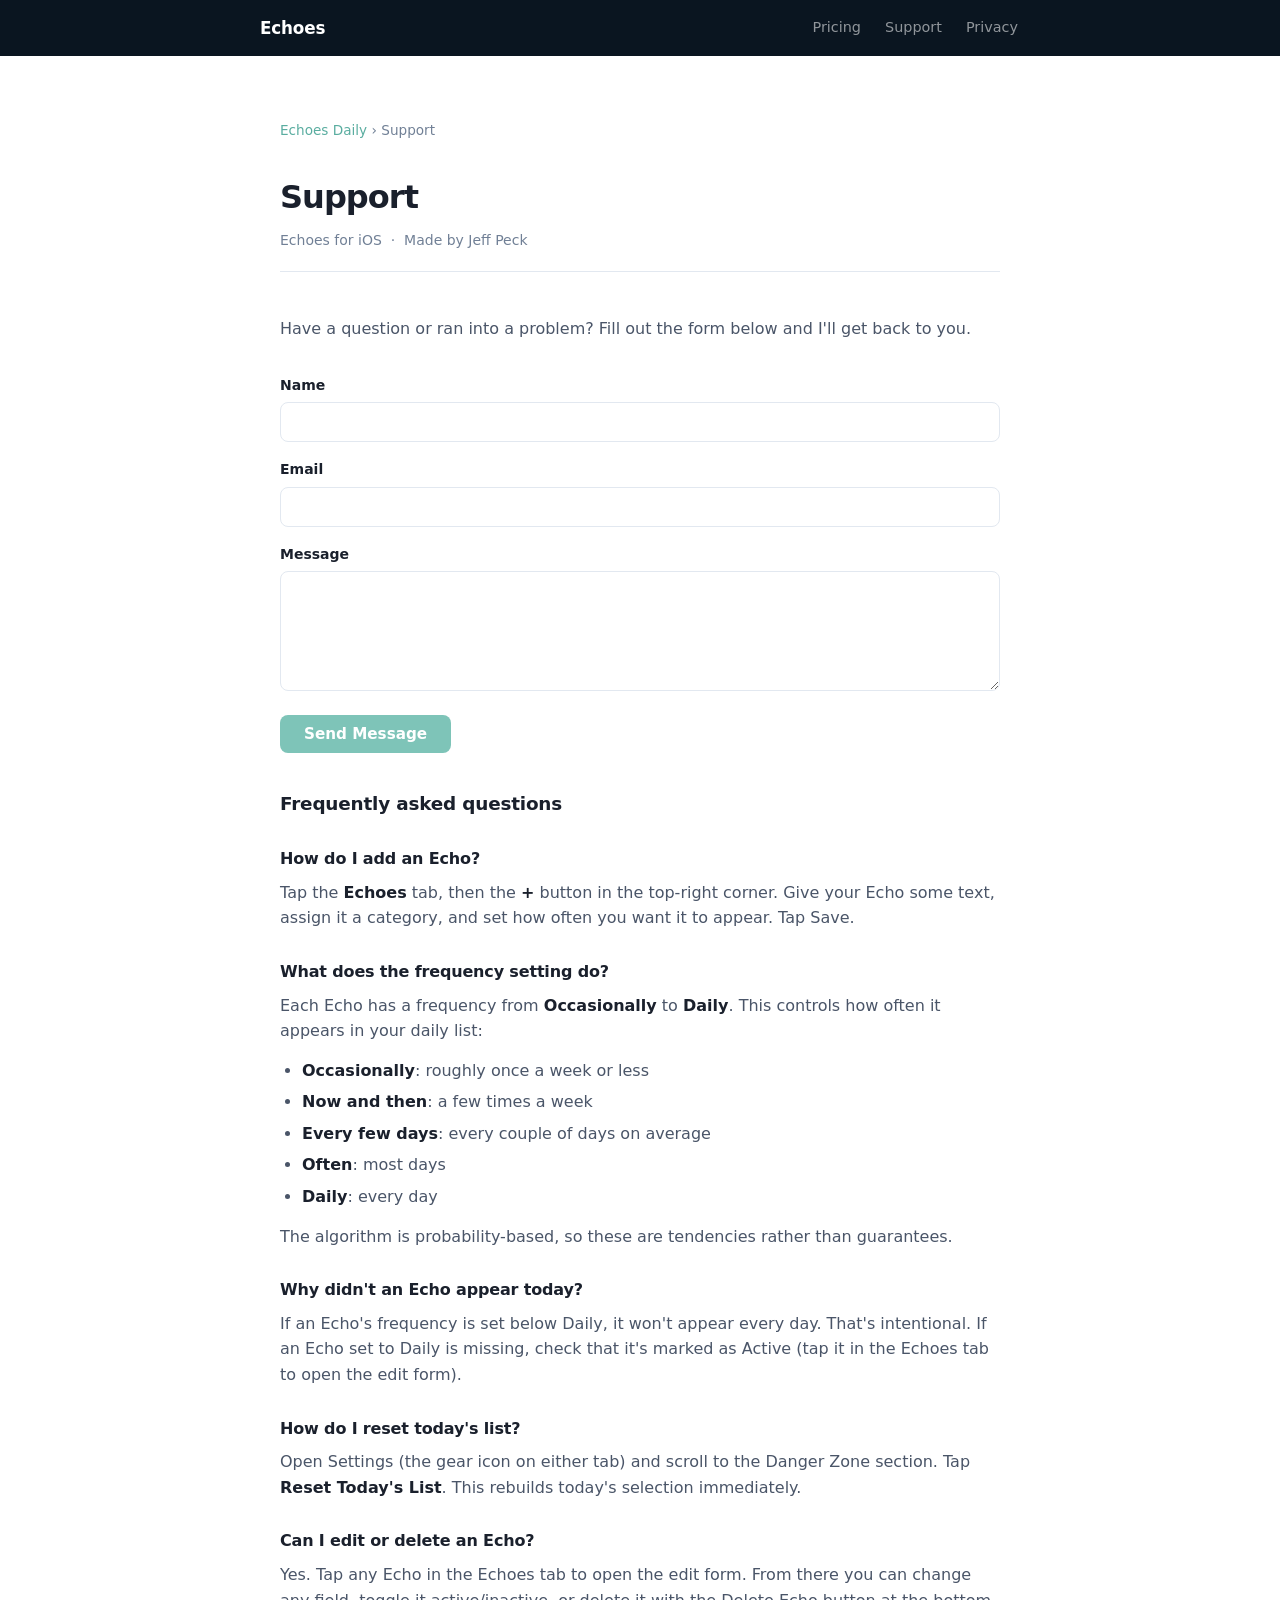
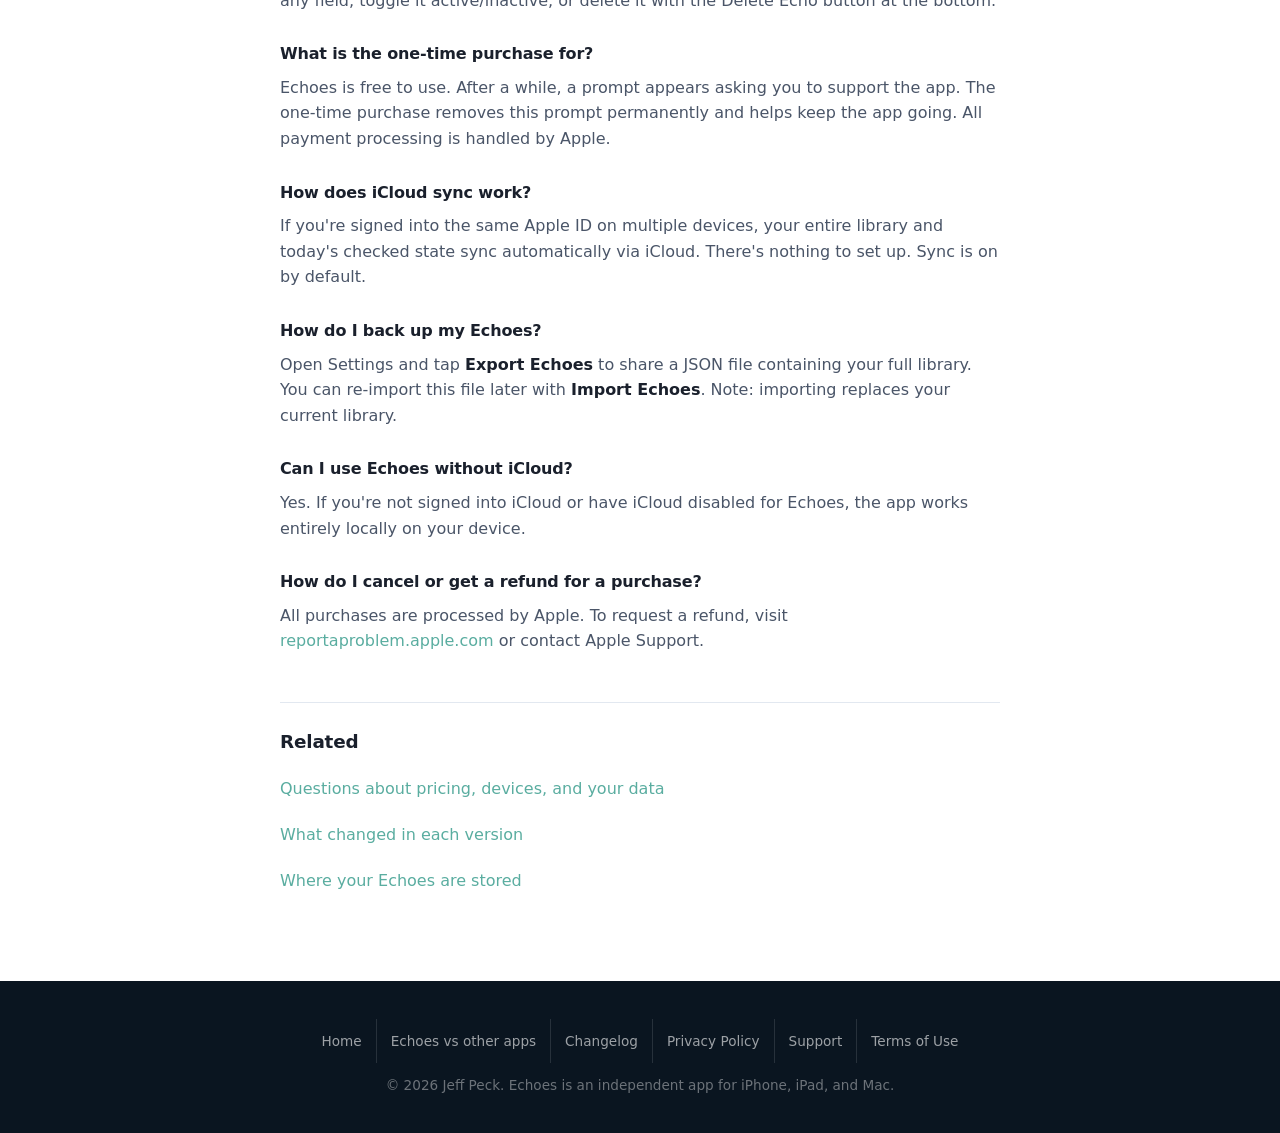
<file: support/index.html>
<!DOCTYPE html>
<html lang="en">
<head>
    <meta charset="UTF-8">
    <meta name="viewport" content="width=device-width, initial-scale=1.0">
    <title>Support - Echoes Daily, the daily reminder app</title>
    <link rel="icon" href="../icon.svg" type="image/svg+xml">
    <link rel="stylesheet" href="../style.css">
    <meta name="description" content="Get help with Echoes Daily: send a question, a bug, or an idea through the form, or read answers on adding Echoes, frequency, iCloud sync, and backups.">
    <link rel="canonical" href="https://echoesdaily.app/support/">
    <meta name="referrer" content="strict-origin-when-cross-origin">
    <meta http-equiv="Content-Security-Policy" content="default-src 'self'; img-src 'self' data:; style-src 'self'; script-src 'none'; form-action 'self' https://formspree.io; base-uri 'self'; object-src 'none'; upgrade-insecure-requests">
    <meta property="og:type" content="website">
    <meta property="og:site_name" content="Echoes Daily">
    <meta property="og:title" content="Support - Echoes Daily, the daily reminder app">
    <meta property="og:description" content="Get help with Echoes Daily: send a question, a bug, or an idea through the form, or read answers on adding Echoes, frequency, iCloud sync, and backups.">
    <meta property="og:url" content="https://echoesdaily.app/support/">
    <meta property="og:image" content="https://echoesdaily.app/og-card.png">
    <meta property="og:image:width" content="1200">
    <meta property="og:image:height" content="630">
    <meta property="og:image:alt" content="Echoes Daily: notes to your future self">
    <meta name="twitter:card" content="summary_large_image">
    <meta name="twitter:title" content="Support - Echoes Daily, the daily reminder app">
    <meta name="twitter:description" content="Get help with Echoes Daily: send a question, a bug, or an idea through the form, or read answers on adding Echoes, frequency, iCloud sync, and backups.">
    <meta name="twitter:image" content="https://echoesdaily.app/og-card.png">
    <script type="application/ld+json">
{
    "@context": "https://schema.org",
    "@graph": [
        {
            "@type": "Organization",
            "@id": "https://echoesdaily.app/#organization",
            "name": "Echoes Daily",
            "url": "https://echoesdaily.app/",
            "logo": "https://echoesdaily.app/og-image.png",
            "email": "support@echoesdaily.app",
            "founder": {
                "@type": "Person",
                "name": "Jeff Peck"
            },
            "sameAs": [
                "https://apps.apple.com/us/app/echoes-daily/id6764227814"
            ]
        },
        {
            "@type": "WebPage",
            "headline": "Support - Echoes Daily, the daily reminder app",
            "name": "Support - Echoes Daily, the daily reminder app",
            "url": "https://echoesdaily.app/support/",
            "mainEntityOfPage": "https://echoesdaily.app/support/",
            "image": "https://echoesdaily.app/og-card.png",
            "description": "Get help with Echoes Daily: send a question, a bug, or an idea through the form, or read answers on adding Echoes, frequency, iCloud sync, and backups.",
            "publisher": {
                "@id": "https://echoesdaily.app/#organization"
            }
        },
        {
            "@type": "BreadcrumbList",
            "itemListElement": [
                {
                    "@type": "ListItem",
                    "position": 1,
                    "name": "Echoes Daily",
                    "item": "https://echoesdaily.app/"
                },
                {
                    "@type": "ListItem",
                    "position": 2,
                    "name": "Support",
                    "item": "https://echoesdaily.app/support/"
                }
            ]
        }
    ]
}
    </script>
</head>
<body>

<nav class="site-nav">
    <div class="site-nav-inner">
        <a href="../" class="logo">Echoes</a>
        <div class="nav-links">
            <a href="../#pricing">Pricing</a>
            <a href="../support/">Support</a>
            <a href="../privacy/">Privacy</a>
        </div>
    </div>
</nav>

<div class="prose">
    <nav class="breadcrumb" aria-label="Breadcrumb"><a href="../">Echoes Daily</a> &rsaquo; <span>Support</span></nav>
    <h1>Support</h1>
    <p class="meta">Echoes for iOS &nbsp;·&nbsp; Made by Jeff Peck</p>

    <p>Have a question or ran into a problem? Fill out the form below and I'll get back to you.</p>

    <form class="contact-form" action="https://formspree.io/f/mvzdjbar" method="POST">
        <input type="hidden" name="_subject" value="Echoes App Support">
        <div class="field">
            <label for="name">Name</label>
            <input type="text" id="name" name="name" required>
        </div>
        <div class="field">
            <label for="email">Email</label>
            <input type="email" id="email" name="email" required>
        </div>
        <div class="field">
            <label for="message">Message</label>
            <textarea id="message" name="message" required></textarea>
        </div>
        <button type="submit">Send Message</button>
    </form>

    <h2>Frequently asked questions</h2>

    <h3>How do I add an Echo?</h3>
    <p>Tap the <strong>Echoes</strong> tab, then the <strong>+</strong> button in the top-right corner. Give your Echo some text, assign it a category, and set how often you want it to appear. Tap Save.</p>

    <h3>What does the frequency setting do?</h3>
    <p>Each Echo has a frequency from <strong>Occasionally</strong> to <strong>Daily</strong>. This controls how often it appears in your daily list:</p>
    <ul>
        <li><strong>Occasionally</strong>: roughly once a week or less</li>
        <li><strong>Now and then</strong>: a few times a week</li>
        <li><strong>Every few days</strong>: every couple of days on average</li>
        <li><strong>Often</strong>: most days</li>
        <li><strong>Daily</strong>: every day</li>
    </ul>
    <p>The algorithm is probability-based, so these are tendencies rather than guarantees.</p>

    <h3>Why didn't an Echo appear today?</h3>
    <p>If an Echo's frequency is set below Daily, it won't appear every day. That's intentional. If an Echo set to Daily is missing, check that it's marked as Active (tap it in the Echoes tab to open the edit form).</p>

    <h3>How do I reset today's list?</h3>
    <p>Open Settings (the gear icon on either tab) and scroll to the Danger Zone section. Tap <strong>Reset Today's List</strong>. This rebuilds today's selection immediately.</p>

    <h3>Can I edit or delete an Echo?</h3>
    <p>Yes. Tap any Echo in the Echoes tab to open the edit form. From there you can change any field, toggle it active/inactive, or delete it with the Delete Echo button at the bottom.</p>

    <h3>What is the one-time purchase for?</h3>
    <p>Echoes is free to use. After a while, a prompt appears asking you to support the app. The one-time purchase removes this prompt permanently and helps keep the app going. All payment processing is handled by Apple.</p>

    <h3>How does iCloud sync work?</h3>
    <p>If you're signed into the same Apple ID on multiple devices, your entire library and today's checked state sync automatically via iCloud. There's nothing to set up. Sync is on by default.</p>

    <h3>How do I back up my Echoes?</h3>
    <p>Open Settings and tap <strong>Export Echoes</strong> to share a JSON file containing your full library. You can re-import this file later with <strong>Import Echoes</strong>. Note: importing replaces your current library.</p>

    <h3>Can I use Echoes without iCloud?</h3>
    <p>Yes. If you're not signed into iCloud or have iCloud disabled for Echoes, the app works entirely locally on your device.</p>

    <h3>How do I cancel or get a refund for a purchase?</h3>
    <p>All purchases are processed by Apple. To request a refund, visit <a href="https://reportaproblem.apple.com" target="_blank" rel="noopener">reportaproblem.apple.com</a> or contact Apple Support.</p>
    <aside class="related" aria-label="Related">
        <h2>Related</h2>
        <ul>
            <li><a href="../#faq">Questions about pricing, devices, and your data</a></li>
            <li><a href="../changelog/">What changed in each version</a></li>
            <li><a href="../privacy/">Where your Echoes are stored</a></li>
        </ul>
    </aside>
</div>

<footer>
    <div class="footer-links">
        <a href="../">Home</a>
        <a href="../vs/">Echoes vs other apps</a>
        <a href="../changelog/">Changelog</a>
        <a href="../privacy/">Privacy Policy</a>
        <a href="../support/">Support</a>
        <a href="../terms/">Terms of Use</a>
    </div>
    <p>&copy; 2026 Jeff Peck. Echoes is an independent app for iPhone, iPad, and Mac.</p>
</footer>

</body>
</html>
</file>
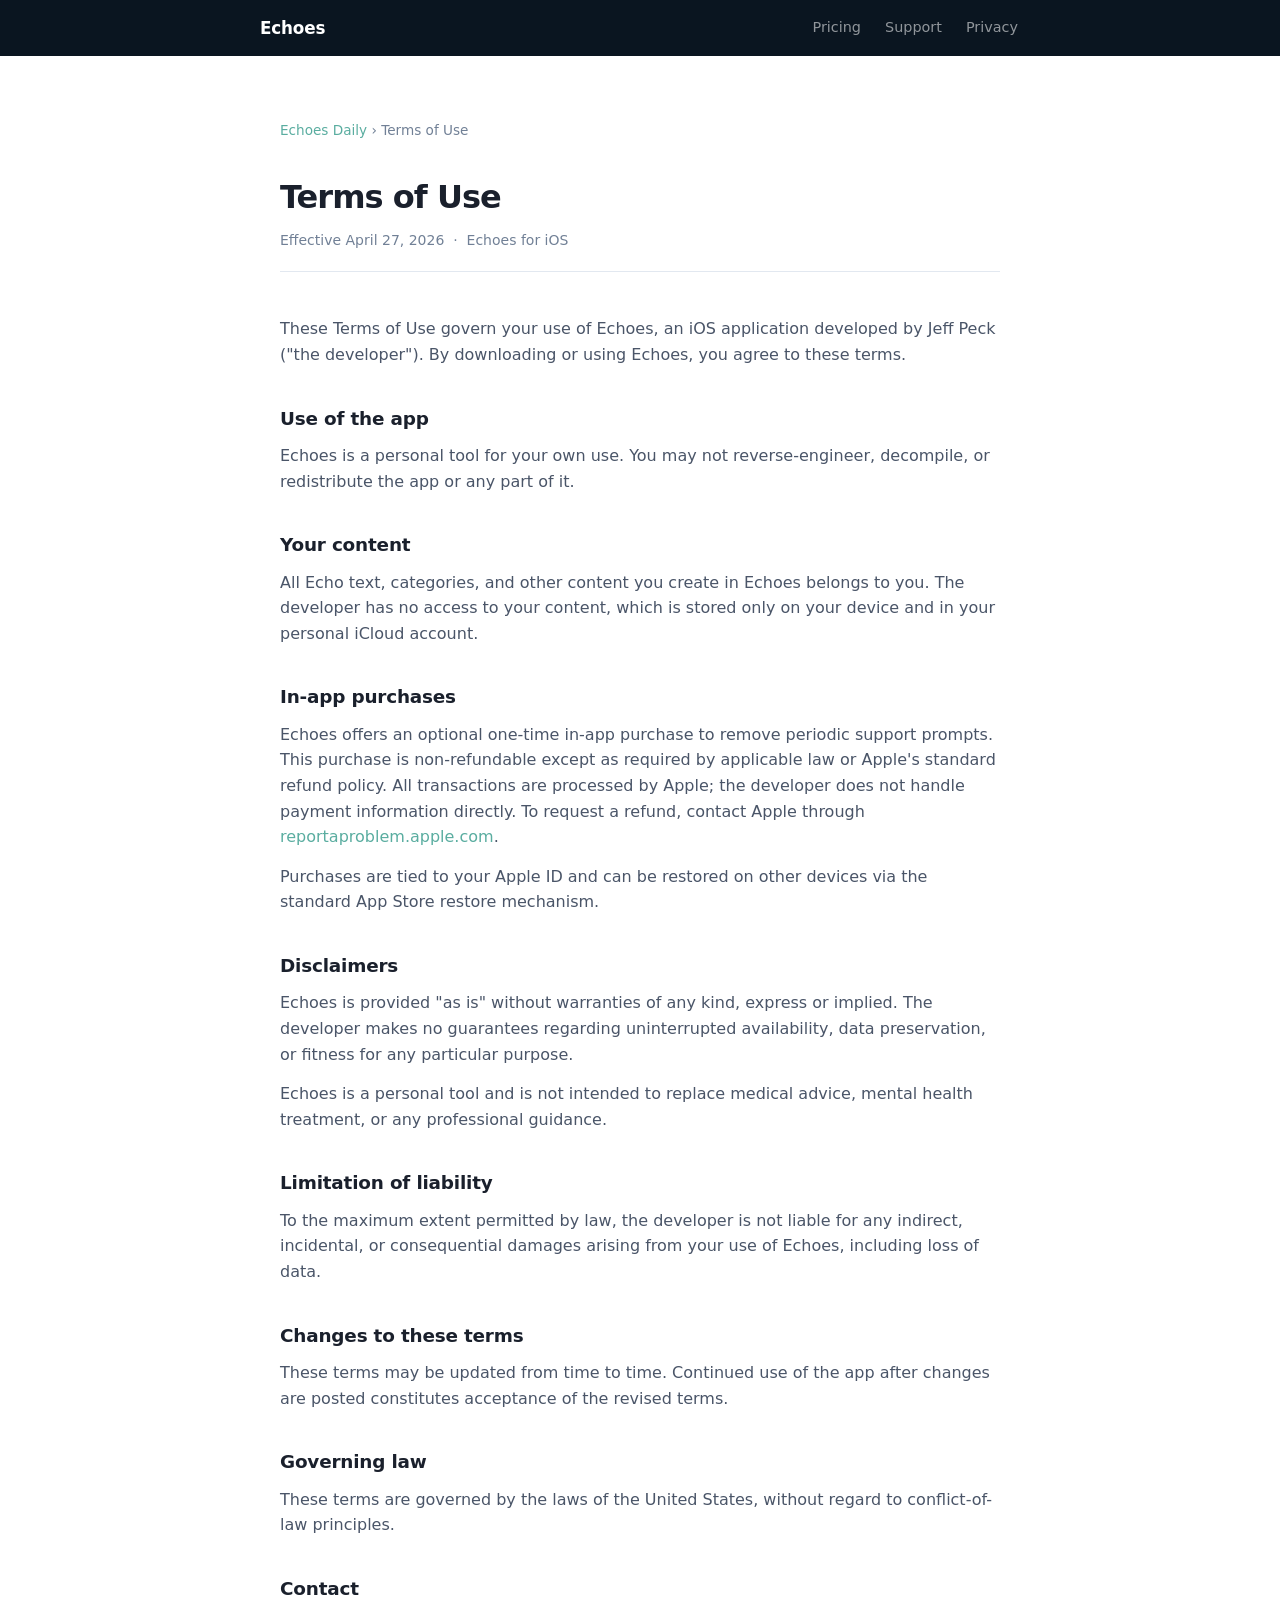
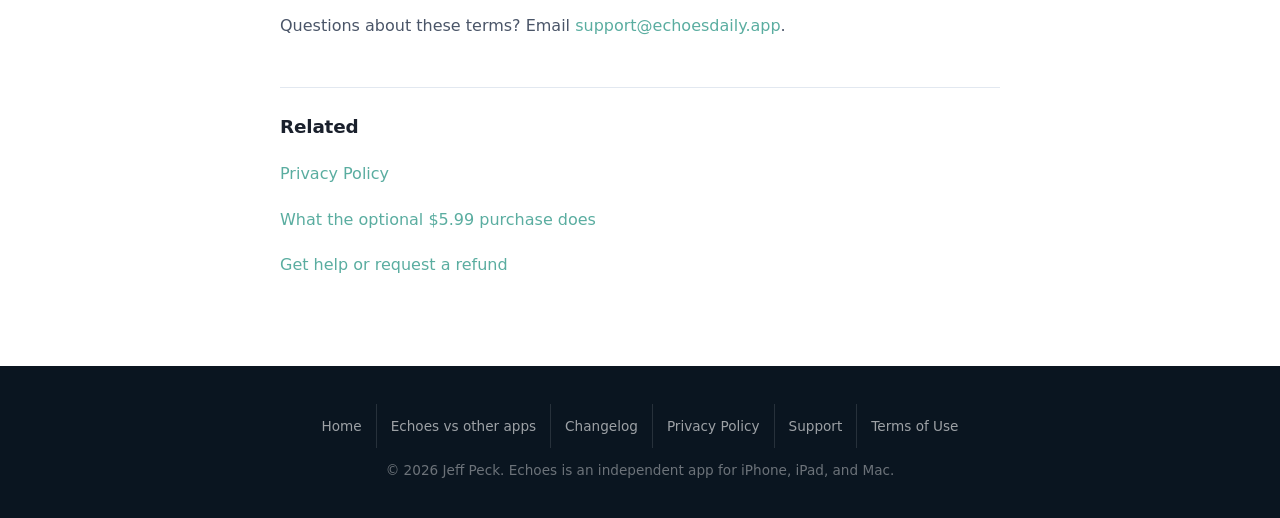
<file: terms/index.html>
<!DOCTYPE html>
<html lang="en">
<head>
    <meta charset="UTF-8">
    <meta name="viewport" content="width=device-width, initial-scale=1.0">
    <title>Terms of Use - Echoes Daily, the daily reminder app</title>
    <link rel="icon" href="../icon.svg" type="image/svg+xml">
    <link rel="stylesheet" href="../style.css">
    <meta name="description" content="The terms for using Echoes Daily: your Echoes belong to you, the optional one-time purchase is handled by Apple, and the app is provided as is.">
    <link rel="canonical" href="https://echoesdaily.app/terms/">
    <meta name="referrer" content="strict-origin-when-cross-origin">
    <meta http-equiv="Content-Security-Policy" content="default-src 'self'; img-src 'self' data:; style-src 'self'; script-src 'none'; form-action 'self' https://formspree.io; base-uri 'self'; object-src 'none'; upgrade-insecure-requests">
    <meta property="og:type" content="website">
    <meta property="og:site_name" content="Echoes Daily">
    <meta property="og:title" content="Terms of Use - Echoes Daily, the daily reminder app">
    <meta property="og:description" content="The terms for using Echoes Daily: your Echoes belong to you, the optional one-time purchase is handled by Apple, and the app is provided as is.">
    <meta property="og:url" content="https://echoesdaily.app/terms/">
    <meta property="og:image" content="https://echoesdaily.app/og-card.png">
    <meta property="og:image:width" content="1200">
    <meta property="og:image:height" content="630">
    <meta property="og:image:alt" content="Echoes Daily: notes to your future self">
    <meta name="twitter:card" content="summary_large_image">
    <meta name="twitter:title" content="Terms of Use - Echoes Daily, the daily reminder app">
    <meta name="twitter:description" content="The terms for using Echoes Daily: your Echoes belong to you, the optional one-time purchase is handled by Apple, and the app is provided as is.">
    <meta name="twitter:image" content="https://echoesdaily.app/og-card.png">
    <script type="application/ld+json">
{
    "@context": "https://schema.org",
    "@graph": [
        {
            "@type": "Organization",
            "@id": "https://echoesdaily.app/#organization",
            "name": "Echoes Daily",
            "url": "https://echoesdaily.app/",
            "logo": "https://echoesdaily.app/og-image.png",
            "email": "support@echoesdaily.app",
            "founder": {
                "@type": "Person",
                "name": "Jeff Peck"
            },
            "sameAs": [
                "https://apps.apple.com/us/app/echoes-daily/id6764227814"
            ]
        },
        {
            "@type": "WebPage",
            "headline": "Terms of Use - Echoes Daily, the daily reminder app",
            "name": "Terms of Use - Echoes Daily, the daily reminder app",
            "url": "https://echoesdaily.app/terms/",
            "mainEntityOfPage": "https://echoesdaily.app/terms/",
            "image": "https://echoesdaily.app/og-card.png",
            "description": "The terms for using Echoes Daily: your Echoes belong to you, the optional one-time purchase is handled by Apple, and the app is provided as is.",
            "publisher": {
                "@id": "https://echoesdaily.app/#organization"
            }
        },
        {
            "@type": "BreadcrumbList",
            "itemListElement": [
                {
                    "@type": "ListItem",
                    "position": 1,
                    "name": "Echoes Daily",
                    "item": "https://echoesdaily.app/"
                },
                {
                    "@type": "ListItem",
                    "position": 2,
                    "name": "Terms of Use",
                    "item": "https://echoesdaily.app/terms/"
                }
            ]
        }
    ]
}
    </script>
</head>
<body>

<nav class="site-nav">
    <div class="site-nav-inner">
        <a href="../" class="logo">Echoes</a>
        <div class="nav-links">
            <a href="../#pricing">Pricing</a>
            <a href="../support/">Support</a>
            <a href="../privacy/">Privacy</a>
        </div>
    </div>
</nav>

<div class="prose">
    <nav class="breadcrumb" aria-label="Breadcrumb"><a href="../">Echoes Daily</a> &rsaquo; <span>Terms of Use</span></nav>
    <h1>Terms of Use</h1>
    <p class="meta">Effective April 27, 2026 &nbsp;·&nbsp; Echoes for iOS</p>

    <p>These Terms of Use govern your use of Echoes, an iOS application developed by Jeff Peck ("the developer"). By downloading or using Echoes, you agree to these terms.</p>

    <h2>Use of the app</h2>
    <p>Echoes is a personal tool for your own use. You may not reverse-engineer, decompile, or redistribute the app or any part of it.</p>

    <h2>Your content</h2>
    <p>All Echo text, categories, and other content you create in Echoes belongs to you. The developer has no access to your content, which is stored only on your device and in your personal iCloud account.</p>

    <h2>In-app purchases</h2>
    <p>Echoes offers an optional one-time in-app purchase to remove periodic support prompts. This purchase is non-refundable except as required by applicable law or Apple's standard refund policy. All transactions are processed by Apple; the developer does not handle payment information directly. To request a refund, contact Apple through <a href="https://reportaproblem.apple.com" target="_blank" rel="noopener">reportaproblem.apple.com</a>.</p>
    <p>Purchases are tied to your Apple ID and can be restored on other devices via the standard App Store restore mechanism.</p>

    <h2>Disclaimers</h2>
    <p>Echoes is provided "as is" without warranties of any kind, express or implied. The developer makes no guarantees regarding uninterrupted availability, data preservation, or fitness for any particular purpose.</p>
    <p>Echoes is a personal tool and is not intended to replace medical advice, mental health treatment, or any professional guidance.</p>

    <h2>Limitation of liability</h2>
    <p>To the maximum extent permitted by law, the developer is not liable for any indirect, incidental, or consequential damages arising from your use of Echoes, including loss of data.</p>

    <h2>Changes to these terms</h2>
    <p>These terms may be updated from time to time. Continued use of the app after changes are posted constitutes acceptance of the revised terms.</p>

    <h2>Governing law</h2>
    <p>These terms are governed by the laws of the United States, without regard to conflict-of-law principles.</p>

    <h2>Contact</h2>
    <p>Questions about these terms? Email <a href="mailto:support@echoesdaily.app">support@echoesdaily.app</a>.</p>
    <aside class="related" aria-label="Related">
        <h2>Related</h2>
        <ul>
            <li><a href="../privacy/">Privacy Policy</a></li>
            <li><a href="../#pricing">What the optional $5.99 purchase does</a></li>
            <li><a href="../support/">Get help or request a refund</a></li>
        </ul>
    </aside>
</div>

<footer>
    <div class="footer-links">
        <a href="../">Home</a>
        <a href="../vs/">Echoes vs other apps</a>
        <a href="../changelog/">Changelog</a>
        <a href="../privacy/">Privacy Policy</a>
        <a href="../support/">Support</a>
        <a href="../terms/">Terms of Use</a>
    </div>
    <p>&copy; 2026 Jeff Peck. Echoes is an independent app for iPhone, iPad, and Mac.</p>
</footer>

</body>
</html>
</file>
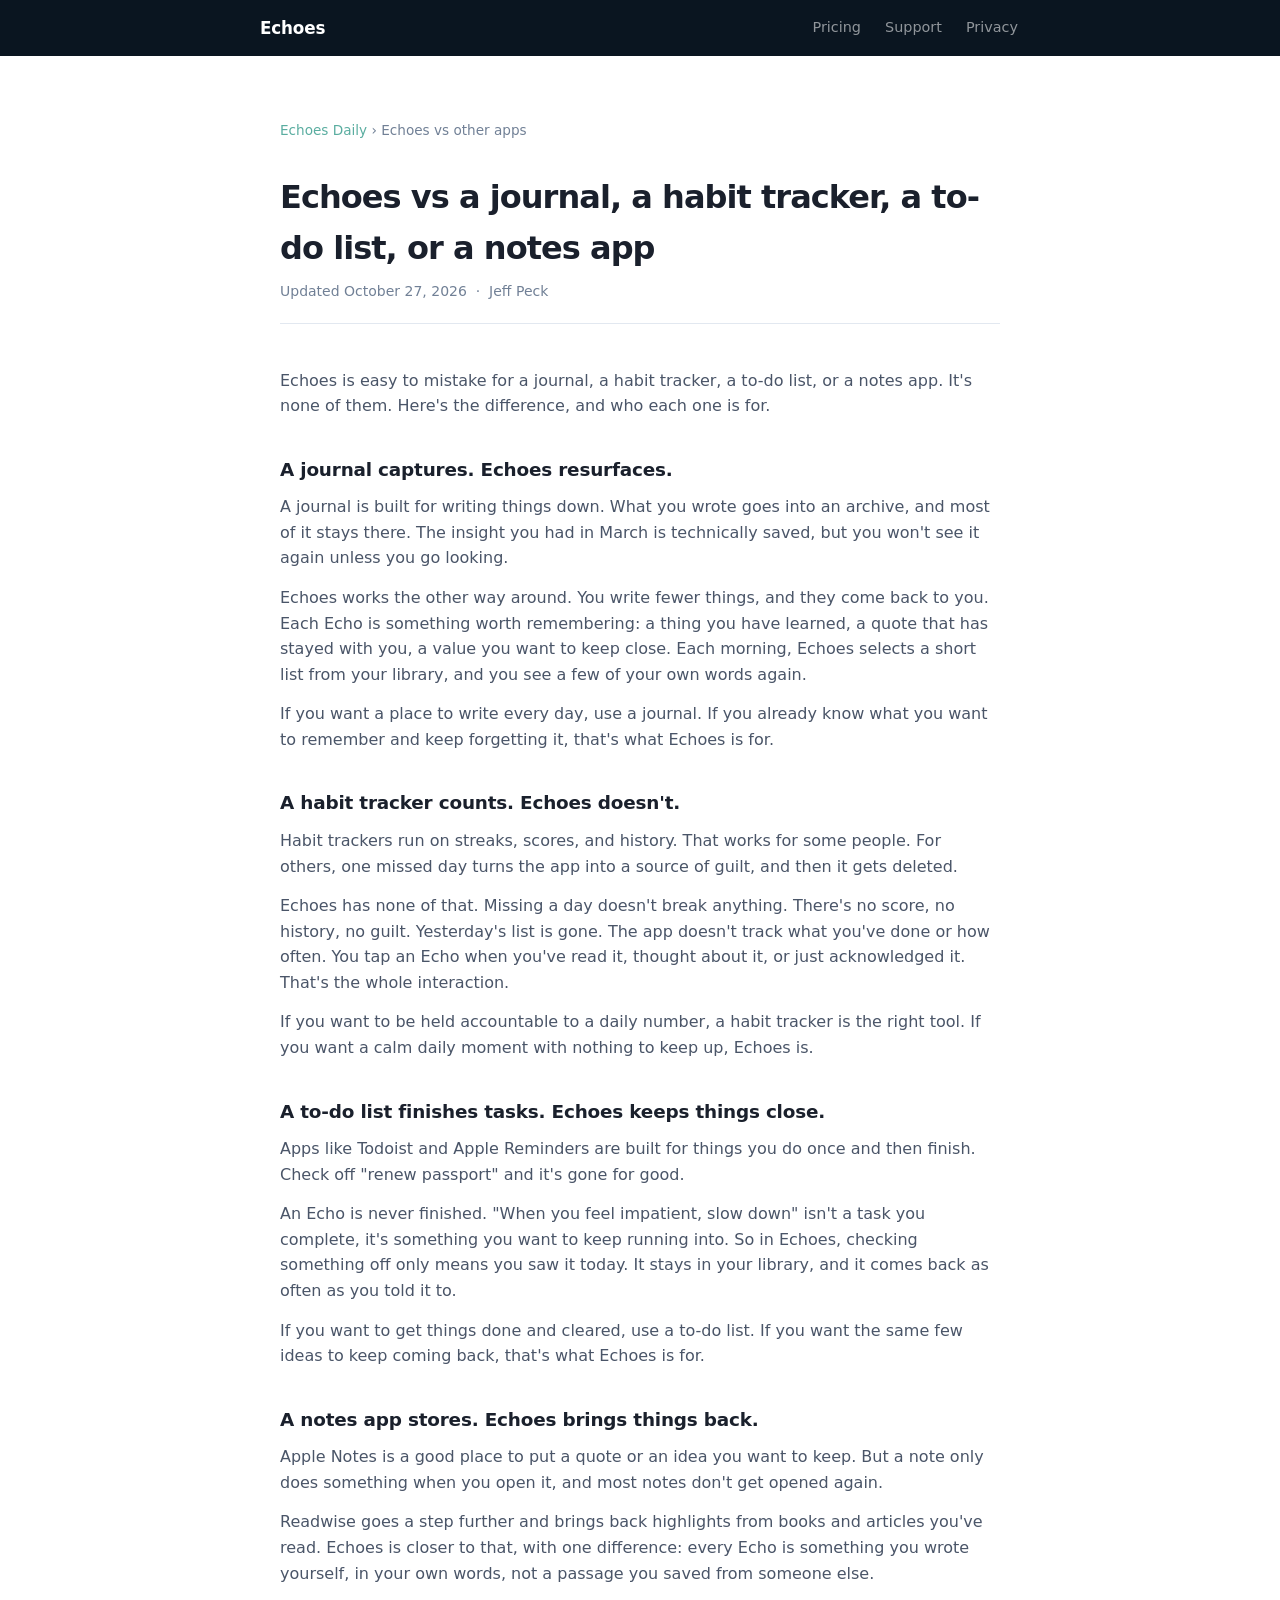
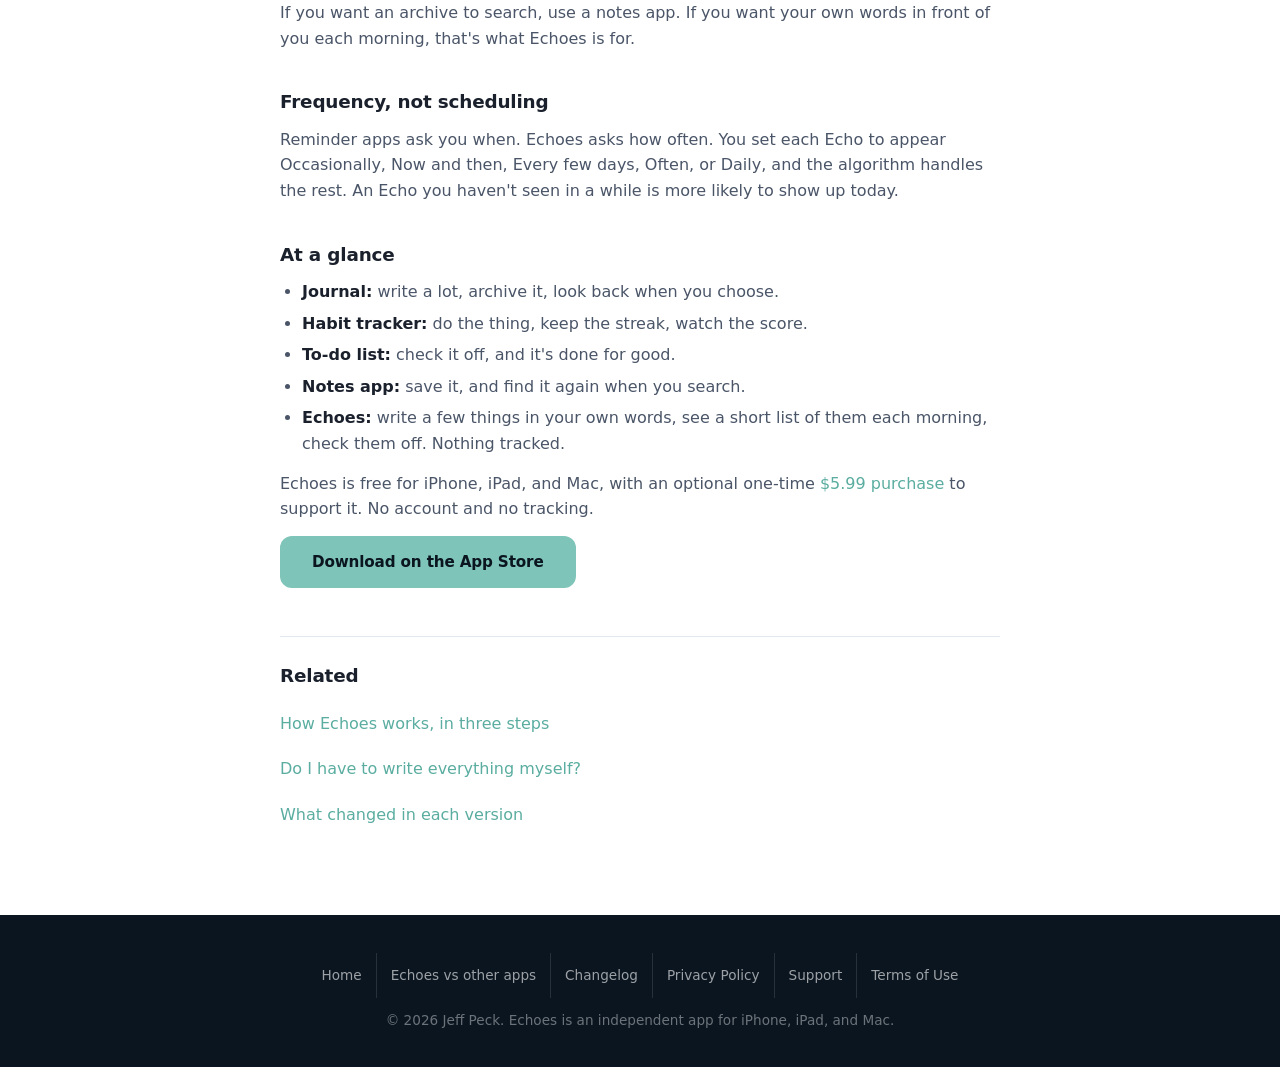
<file: vs/index.html>
<!DOCTYPE html>
<html lang="en">
<head>
    <meta charset="UTF-8">
    <meta name="viewport" content="width=device-width, initial-scale=1.0">
    <title>Echoes vs a journal, habit tracker, to-do list, notes app</title>
    <link rel="icon" href="../icon.svg" type="image/svg+xml">
    <link rel="stylesheet" href="../style.css">
    <meta name="description" content="Journals and notes apps archive. Habit trackers count streaks. To-do lists finish tasks. Echoes brings your own words back to you every morning.">
    <link rel="canonical" href="https://echoesdaily.app/vs/">
    <meta name="referrer" content="strict-origin-when-cross-origin">
    <meta http-equiv="Content-Security-Policy" content="default-src 'self'; img-src 'self' data:; style-src 'self'; script-src 'none'; form-action 'self' https://formspree.io; base-uri 'self'; object-src 'none'; upgrade-insecure-requests">
    <meta property="og:type" content="article">
    <meta property="og:site_name" content="Echoes Daily">
    <meta property="og:title" content="Echoes vs a journal, habit tracker, to-do list, notes app">
    <meta property="og:description" content="Journals and notes apps archive. Habit trackers count streaks. To-do lists finish tasks. Echoes brings your own words back to you every morning.">
    <meta property="og:url" content="https://echoesdaily.app/vs/">
    <meta property="og:image" content="https://echoesdaily.app/og-card.png">
    <meta property="og:image:width" content="1200">
    <meta property="og:image:height" content="630">
    <meta property="og:image:alt" content="Echoes Daily: notes to your future self">
    <meta name="twitter:card" content="summary_large_image">
    <meta name="twitter:title" content="Echoes vs a journal, habit tracker, to-do list, notes app">
    <meta name="twitter:description" content="Journals and notes apps archive. Habit trackers count streaks. To-do lists finish tasks. Echoes brings your own words back to you every morning.">
    <meta name="twitter:image" content="https://echoesdaily.app/og-card.png">
    <script type="application/ld+json">
{
    "@context": "https://schema.org",
    "@graph": [
        {
            "@type": "Organization",
            "@id": "https://echoesdaily.app/#organization",
            "name": "Echoes Daily",
            "url": "https://echoesdaily.app/",
            "logo": "https://echoesdaily.app/og-image.png",
            "email": "support@echoesdaily.app",
            "founder": {
                "@type": "Person",
                "name": "Jeff Peck"
            },
            "sameAs": [
                "https://apps.apple.com/us/app/echoes-daily/id6764227814"
            ]
        },
        {
            "@type": "Article",
            "headline": "Echoes vs a journal, habit tracker, to-do list, notes app",
            "name": "Echoes vs a journal, habit tracker, to-do list, notes app",
            "url": "https://echoesdaily.app/vs/",
            "mainEntityOfPage": "https://echoesdaily.app/vs/",
            "image": "https://echoesdaily.app/og-card.png",
            "description": "Journals and notes apps archive. Habit trackers count streaks. To-do lists finish tasks. Echoes brings your own words back to you every morning.",
            "publisher": {
                "@id": "https://echoesdaily.app/#organization"
            },
            "author": {
                "@type": "Person",
                "name": "Jeff Peck"
            },
            "datePublished": "2026-10-27",
            "dateModified": "2026-10-27"
        },
        {
            "@type": "BreadcrumbList",
            "itemListElement": [
                {
                    "@type": "ListItem",
                    "position": 1,
                    "name": "Echoes Daily",
                    "item": "https://echoesdaily.app/"
                },
                {
                    "@type": "ListItem",
                    "position": 2,
                    "name": "Echoes vs other apps",
                    "item": "https://echoesdaily.app/vs/"
                }
            ]
        }
    ]
}
    </script>
</head>
<body>

<nav class="site-nav">
    <div class="site-nav-inner">
        <a href="../" class="logo">Echoes</a>
        <div class="nav-links">
            <a href="../#pricing">Pricing</a>
            <a href="../support/">Support</a>
            <a href="../privacy/">Privacy</a>
        </div>
    </div>
</nav>

<div class="prose">
    <nav class="breadcrumb" aria-label="Breadcrumb"><a href="../">Echoes Daily</a> &rsaquo; <span>Echoes vs other apps</span></nav>
    <h1>Echoes vs a journal, a habit tracker, a to-do list, or a notes app</h1>
    <p class="meta">Updated October 27, 2026 &nbsp;·&nbsp; Jeff Peck</p>

    <p>Echoes is easy to mistake for a journal, a habit tracker, a to-do list, or a notes app. It's none of them. Here's the difference, and who each one is for.</p>

    <h2>A journal captures. Echoes resurfaces.</h2>
    <p>A journal is built for writing things down. What you wrote goes into an archive, and most of it stays there. The insight you had in March is technically saved, but you won't see it again unless you go looking.</p>
    <p>Echoes works the other way around. You write fewer things, and they come back to you. Each Echo is something worth remembering: a thing you have learned, a quote that has stayed with you, a value you want to keep close. Each morning, Echoes selects a short list from your library, and you see a few of your own words again.</p>
    <p>If you want a place to write every day, use a journal. If you already know what you want to remember and keep forgetting it, that's what Echoes is for.</p>

    <h2>A habit tracker counts. Echoes doesn't.</h2>
    <p>Habit trackers run on streaks, scores, and history. That works for some people. For others, one missed day turns the app into a source of guilt, and then it gets deleted.</p>
    <p>Echoes has none of that. Missing a day doesn't break anything. There's no score, no history, no guilt. Yesterday's list is gone. The app doesn't track what you've done or how often. You tap an Echo when you've read it, thought about it, or just acknowledged it. That's the whole interaction.</p>
    <p>If you want to be held accountable to a daily number, a habit tracker is the right tool. If you want a calm daily moment with nothing to keep up, Echoes is.</p>

    <h2>A to-do list finishes tasks. Echoes keeps things close.</h2>
    <p>Apps like Todoist and Apple Reminders are built for things you do once and then finish. Check off "renew passport" and it's gone for good.</p>
    <p>An Echo is never finished. "When you feel impatient, slow down" isn't a task you complete, it's something you want to keep running into. So in Echoes, checking something off only means you saw it today. It stays in your library, and it comes back as often as you told it to.</p>
    <p>If you want to get things done and cleared, use a to-do list. If you want the same few ideas to keep coming back, that's what Echoes is for.</p>

    <h2>A notes app stores. Echoes brings things back.</h2>
    <p>Apple Notes is a good place to put a quote or an idea you want to keep. But a note only does something when you open it, and most notes don't get opened again.</p>
    <p>Readwise goes a step further and brings back highlights from books and articles you've read. Echoes is closer to that, with one difference: every Echo is something you wrote yourself, in your own words, not a passage you saved from someone else.</p>
    <p>If you want an archive to search, use a notes app. If you want your own words in front of you each morning, that's what Echoes is for.</p>

    <h2>Frequency, not scheduling</h2>
    <p>Reminder apps ask you when. Echoes asks how often. You set each Echo to appear Occasionally, Now and then, Every few days, Often, or Daily, and the algorithm handles the rest. An Echo you haven't seen in a while is more likely to show up today.</p>

    <h2>At a glance</h2>
    <ul>
        <li><strong>Journal:</strong> write a lot, archive it, look back when you choose.</li>
        <li><strong>Habit tracker:</strong> do the thing, keep the streak, watch the score.</li>
        <li><strong>To-do list:</strong> check it off, and it's done for good.</li>
        <li><strong>Notes app:</strong> save it, and find it again when you search.</li>
        <li><strong>Echoes:</strong> write a few things in your own words, see a short list of them each morning, check them off. Nothing tracked.</li>
    </ul>

    <p>Echoes is free for iPhone, iPad, and Mac, with an optional one-time <a href="../#pricing">$5.99 purchase</a> to support it. No account and no tracking.</p>
    <p><a href="https://apps.apple.com/us/app/echoes-daily/id6764227814" class="appstore-btn" target="_blank" rel="noopener">Download on the App Store</a></p>
    <aside class="related" aria-label="Related">
        <h2>Related</h2>
        <ul>
            <li><a href="../#how-it-works">How Echoes works, in three steps</a></li>
            <li><a href="../#faq">Do I have to write everything myself?</a></li>
            <li><a href="../changelog/">What changed in each version</a></li>
        </ul>
    </aside>
</div>

<footer>
    <div class="footer-links">
        <a href="../">Home</a>
        <a href="../vs/">Echoes vs other apps</a>
        <a href="../changelog/">Changelog</a>
        <a href="../privacy/">Privacy Policy</a>
        <a href="../support/">Support</a>
        <a href="../terms/">Terms of Use</a>
    </div>
    <p>&copy; 2026 Jeff Peck. Echoes is an independent app for iPhone, iPad, and Mac.</p>
</footer>

</body>
</html>
</file>
<file: style.css>
*, *::before, *::after { box-sizing: border-box; margin: 0; padding: 0; }

:root {
    --bg: #ffffff;
    --bg-alt: #f4f7fa;
    --header-bg: #0a1520;
    --accent: #7EC4B8;
    --accent-dark: #5AADA0;
    --gold: #C8B87A;
    --text: #1a202c;
    --text-light: #4a5568;
    --text-muted: #718096;
    --border: #e2e8f0;
    --max-width: 760px;
}

body {
    font-family: -apple-system, BlinkMacSystemFont, 'Segoe UI', system-ui, sans-serif;
    color: var(--text);
    background: var(--bg);
    line-height: 1.6;
}

a { color: var(--accent-dark); text-decoration: none; }
a:hover { text-decoration: underline; }

/* Nav */
.site-nav {
    background: var(--header-bg);
    padding: 0 20px;
}
.site-nav-inner {
    display: flex;
    justify-content: space-between;
    align-items: center;
    max-width: var(--max-width);
    margin: 0 auto;
    height: 56px;
}
.site-nav .logo {
    color: #fff;
    font-weight: 700;
    font-size: 1.05rem;
    letter-spacing: -0.01em;
    display: inline-block;
    padding: 12px 0;
}
.site-nav .logo:hover { text-decoration: none; }
.nav-links { display: flex; gap: 20px; }
.nav-links a { color: rgba(255,255,255,0.55); font-size: 0.9rem; display: inline-block; padding: 12px 2px; }
.nav-links a:hover { color: #fff; text-decoration: none; }

/* Hero */
.hero {
    background: radial-gradient(ellipse at 50% 40%, #162535 0%, #0a1520 55%, #070D16 100%);
    padding: 64px 20px 80px;
    text-align: center;
    color: #fff;
}
.hero-icon {
    width: 108px;
    height: 108px;
    border-radius: 24%;
    display: block;
    margin: 0 auto 28px;
    box-shadow: 0 8px 32px rgba(0,0,0,0.5), 0 0 0 1px rgba(126,196,184,0.12);
}
.hero h1 {
    font-size: clamp(2rem, 5vw, 3rem);
    font-weight: 800;
    line-height: 1.15;
    letter-spacing: -0.03em;
    margin-bottom: 18px;
}
.hero p {
    font-size: 1.1rem;
    color: rgba(255,255,255,0.7);
    max-width: 520px;
    margin: 0 auto 36px;
}
.appstore-btn {
    display: inline-block;
    background: var(--accent);
    color: #0a1520;
    font-weight: 700;
    font-size: 0.95rem;
    padding: 14px 32px;
    border-radius: 12px;
    letter-spacing: -0.01em;
    transition: background 0.15s, transform 0.1s;
    text-decoration: none;
}
.appstore-btn:hover {
    background: #9EDAD0;
    text-decoration: none;
    transform: translateY(-1px);
}
.hero-note {
    margin-top: 12px;
    font-size: 0.8rem;
    color: rgba(255,255,255,0.35);
    margin-bottom: 0;
}
.hero-note a { color: rgba(255,255,255,0.55); text-decoration: underline; text-underline-offset: 2px; }
.hero-note a:hover { color: #fff; }
.hero .hero-secondary { margin: 20px auto 0; font-size: 0.95rem; }
.hero-secondary a { color: var(--accent); display: inline-block; padding: 10px 4px; }

/* Sections */
.section { padding: 60px 20px; }
.section-alt { background: var(--bg-alt); }
.section-inner { max-width: var(--max-width); margin: 0 auto; }
.section h2 {
    font-size: 1.5rem;
    font-weight: 700;
    letter-spacing: -0.02em;
    margin-bottom: 8px;
}
.section .lead {
    color: var(--text-light);
    margin-bottom: 32px;
    max-width: 540px;
}

/* Steps */
.steps { display: flex; flex-direction: column; gap: 20px; }
.step { display: flex; gap: 16px; align-items: flex-start; }
.step-num {
    flex-shrink: 0;
    width: 30px;
    height: 30px;
    border-radius: 50%;
    background: var(--accent);
    color: #fff;
    display: flex;
    align-items: center;
    justify-content: center;
    font-weight: 700;
    font-size: 0.85rem;
    margin-top: 2px;
}
.step-body h3 { font-size: 1rem; font-weight: 600; margin-bottom: 3px; }
.step-body p { color: var(--text-light); font-size: 0.95rem; margin: 0; }

/* Features grid */
.features {
    list-style: none;
    display: grid;
    grid-template-columns: 1fr 1fr;
    gap: 12px;
    margin-top: 28px;
}
@media (max-width: 500px) { .features { grid-template-columns: 1fr; } }
.features li {
    padding: 16px;
    background: var(--bg);
    border: 1px solid var(--border);
    border-radius: 10px;
    font-size: 0.9rem;
    color: var(--text-light);
}
.features li strong { display: block; color: var(--text); margin-bottom: 2px; font-size: 0.95rem; }

/* Principles */
.principles { display: flex; flex-direction: column; gap: 12px; margin-top: 28px; }
.principle {
    padding: 16px 20px;
    border-left: 3px solid var(--accent);
    background: var(--bg);
    border-radius: 0 8px 8px 0;
}
.section-alt .principle { background: var(--bg-alt); }
.principle h3 { font-size: 1rem; font-weight: 600; margin-bottom: 3px; }
.principle p { margin: 0; color: var(--text-light); font-size: 0.9rem; }

/* Screenshots */
.screenshots { display: grid; grid-template-columns: repeat(3, 1fr); gap: 16px; }
@media (max-width: 600px) { .screenshots { grid-template-columns: 1fr; max-width: 280px; margin: 0 auto; } }
.screenshots figure { margin: 0; text-align: center; min-width: 0; }
.screenshots img { display: block; width: 100%; max-width: 100%; height: auto; border-radius: 18px; border: 1px solid var(--border); }
.screenshots figcaption { margin-top: 8px; font-size: 0.875rem; color: var(--text-light); }

/* Pricing */
.pricing { display: grid; grid-template-columns: 1fr 1fr; gap: 12px; }
@media (max-width: 500px) { .pricing { grid-template-columns: 1fr; } }
.price-card {
    padding: 20px;
    background: var(--bg);
    border: 1px solid var(--border);
    border-radius: 10px;
}
.price-card-featured { position: relative; border: 2px solid var(--accent); }
.price-badge {
    position: absolute;
    top: -11px;
    right: 16px;
    background: var(--accent);
    color: #0a1520;
    font-size: 0.75rem;
    font-weight: 700;
    padding: 2px 10px;
    border-radius: 999px;
}
.price-card h3 { font-size: 1rem; font-weight: 600; }
.price-card .price { font-size: 1.5rem; font-weight: 700; margin: 4px 0 8px; color: var(--text); }
.price-card .price span { font-size: 0.85rem; font-weight: 400; color: var(--text-muted); }
.price-card p { color: var(--text-light); font-size: 0.9rem; margin: 0; }

/* FAQ */
.faq { margin-top: 24px; border-top: 1px solid var(--border); }
.faq details { border-bottom: 1px solid var(--border); }
.faq summary { cursor: pointer; font-weight: 600; padding: 14px 0; min-height: 44px; }
.faq details p { color: var(--text-light); font-size: 0.95rem; padding-bottom: 16px; margin: 0; }

/* Founder */
.founder { display: flex; gap: 20px; align-items: flex-start; }
.founder-photo { flex-shrink: 0; width: 96px; height: 96px; border-radius: 50%; object-fit: cover; }
.founder p { color: var(--text-light); margin-top: 8px; }
.founder-links { display: flex; gap: 20px; flex-wrap: wrap; }
.founder-links a { display: inline-block; padding: 10px 0; }

/* Footer */
footer {
    background: var(--header-bg);
    color: rgba(255,255,255,0.4);
    padding: 36px 20px;
    text-align: center;
    font-size: 0.85rem;
}
.footer-links { margin-bottom: 10px; display: flex; justify-content: center; flex-wrap: wrap; gap: 0; }
.footer-links a { color: rgba(255,255,255,0.6); padding: 14px; margin: 2px 0; line-height: 1.2; }
.footer-links a + a { border-left: 1px solid rgba(255,255,255,0.12); }
.footer-links a:hover { color: #fff; text-decoration: none; }

/* Prose (privacy / support / terms pages) */
.prose {
    max-width: var(--max-width);
    margin: 0 auto;
    padding: 52px 20px 64px;
}
.prose h1 {
    font-size: 2rem;
    font-weight: 800;
    letter-spacing: -0.03em;
    margin-bottom: 6px;
}
.prose .meta {
    color: var(--text-muted);
    font-size: 0.875rem;
    margin-bottom: 44px;
    padding-bottom: 20px;
    border-bottom: 1px solid var(--border);
}
.prose h2 {
    font-size: 1.15rem;
    font-weight: 700;
    margin: 36px 0 10px;
    letter-spacing: -0.01em;
}
.prose p { color: var(--text-light); margin-bottom: 14px; }
.prose ul {
    color: var(--text-light);
    padding-left: 22px;
    margin-bottom: 14px;
}
.prose li { margin-bottom: 6px; }
.prose a { color: var(--accent-dark); }
.prose .appstore-btn { color: #0a1520; }
.prose strong { color: var(--text); }
.prose h3 {
    font-size: 1rem;
    font-weight: 700;
    margin: 28px 0 8px;
    letter-spacing: -0.01em;
}

/* Contact form */
.contact-form { margin-top: 32px; }
.contact-form .field { margin-bottom: 16px; }
.contact-form label {
    display: block;
    font-size: 0.875rem;
    font-weight: 600;
    color: var(--text);
    margin-bottom: 6px;
}
.contact-form input,
.contact-form textarea {
    width: 100%;
    padding: 10px 12px;
    border: 1px solid var(--border);
    border-radius: 8px;
    font-family: inherit;
    font-size: 0.95rem;
    color: var(--text);
    background: var(--bg);
    transition: border-color 0.15s;
}
.contact-form input:focus,
.contact-form textarea:focus {
    outline: none;
    border-color: var(--accent);
}
.contact-form textarea { resize: vertical; min-height: 120px; }
.contact-form button {
    padding: 10px 24px;
    background: var(--accent);
    color: #fff;
    border: none;
    border-radius: 8px;
    font-family: inherit;
    font-size: 0.95rem;
    font-weight: 600;
    cursor: pointer;
    transition: background 0.15s;
}
.contact-form button:hover { background: var(--accent-dark); }

/* Breadcrumb and related links (inner pages) */
.prose .breadcrumb { font-size: 0.85rem; color: var(--text-muted); margin-bottom: 18px; }
.prose .breadcrumb a { display: inline-block; padding: 12px 0; }
.related { margin-top: 48px; padding-top: 24px; border-top: 1px solid var(--border); }
.related h2 { margin-top: 0; }
.related ul { list-style: none; padding-left: 0; }
.related li { margin-bottom: 0; }
.related a { display: inline-block; padding: 10px 0; }
</file>
